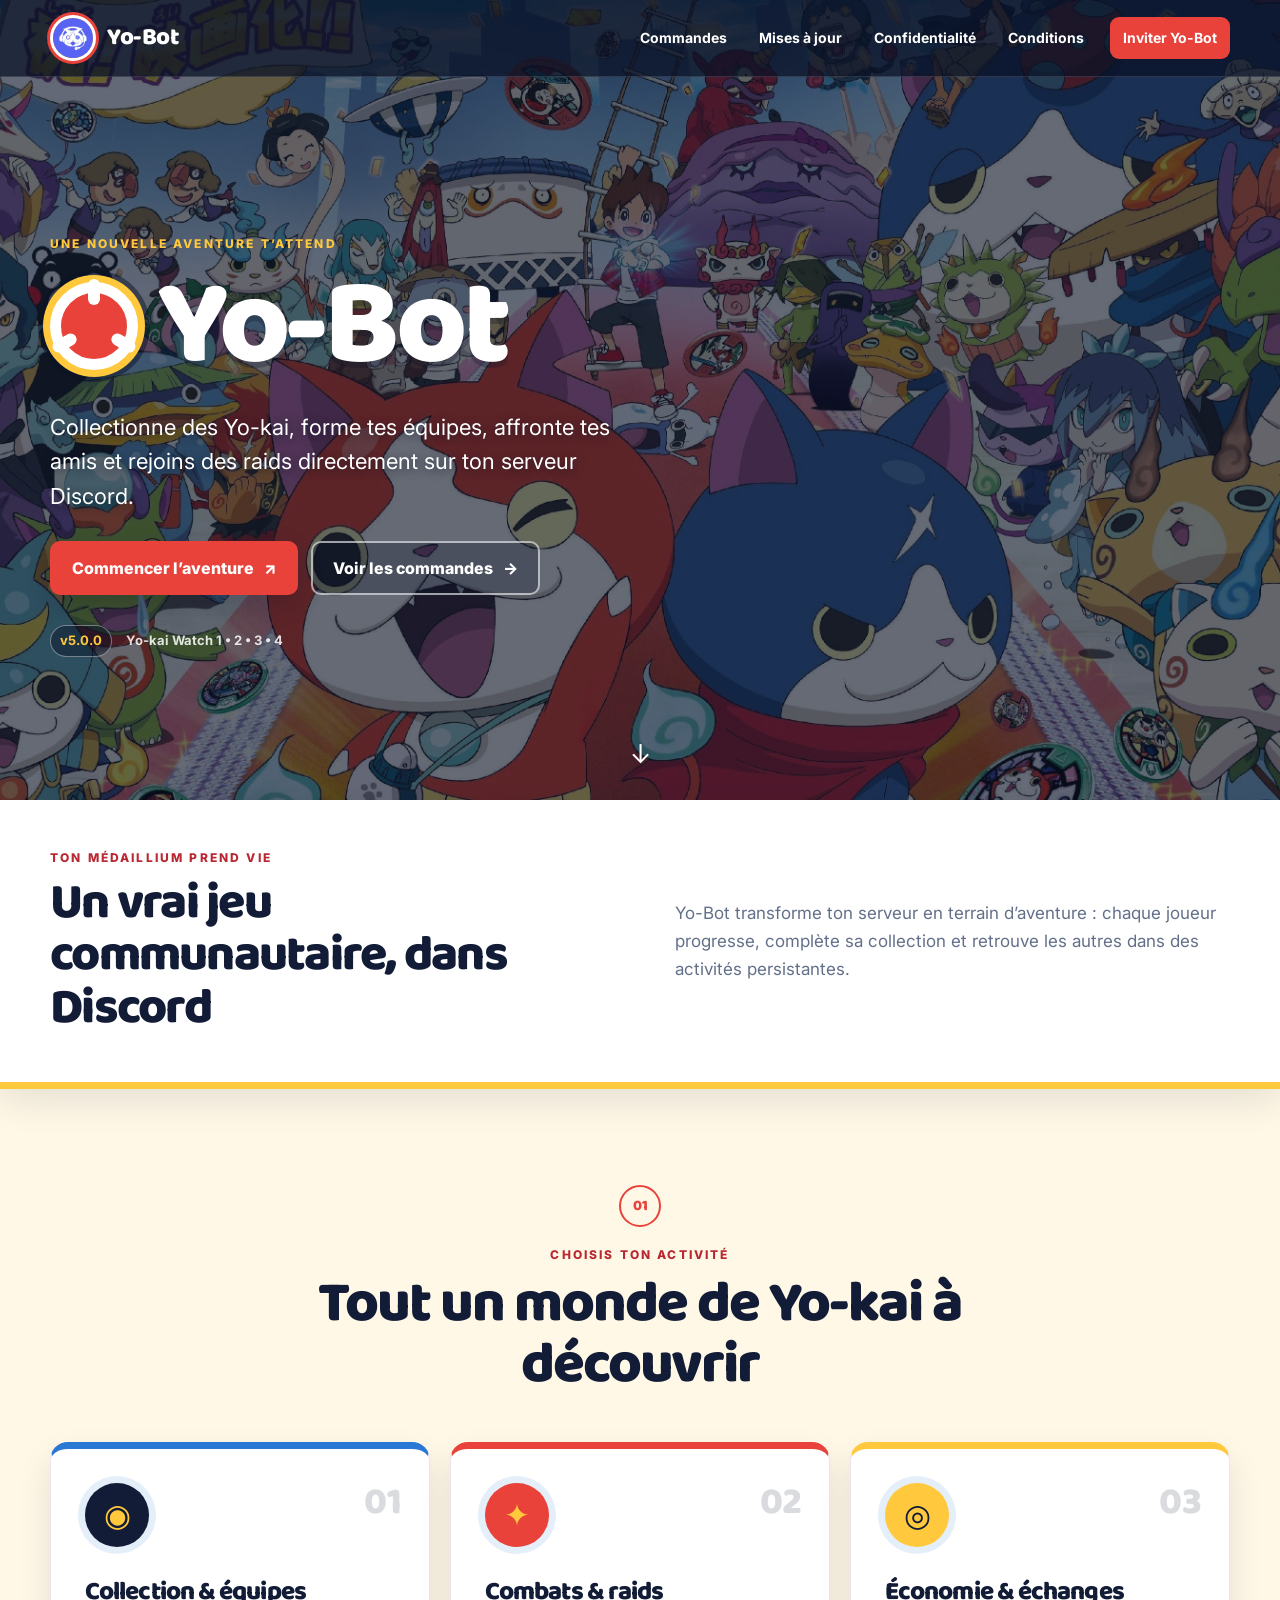
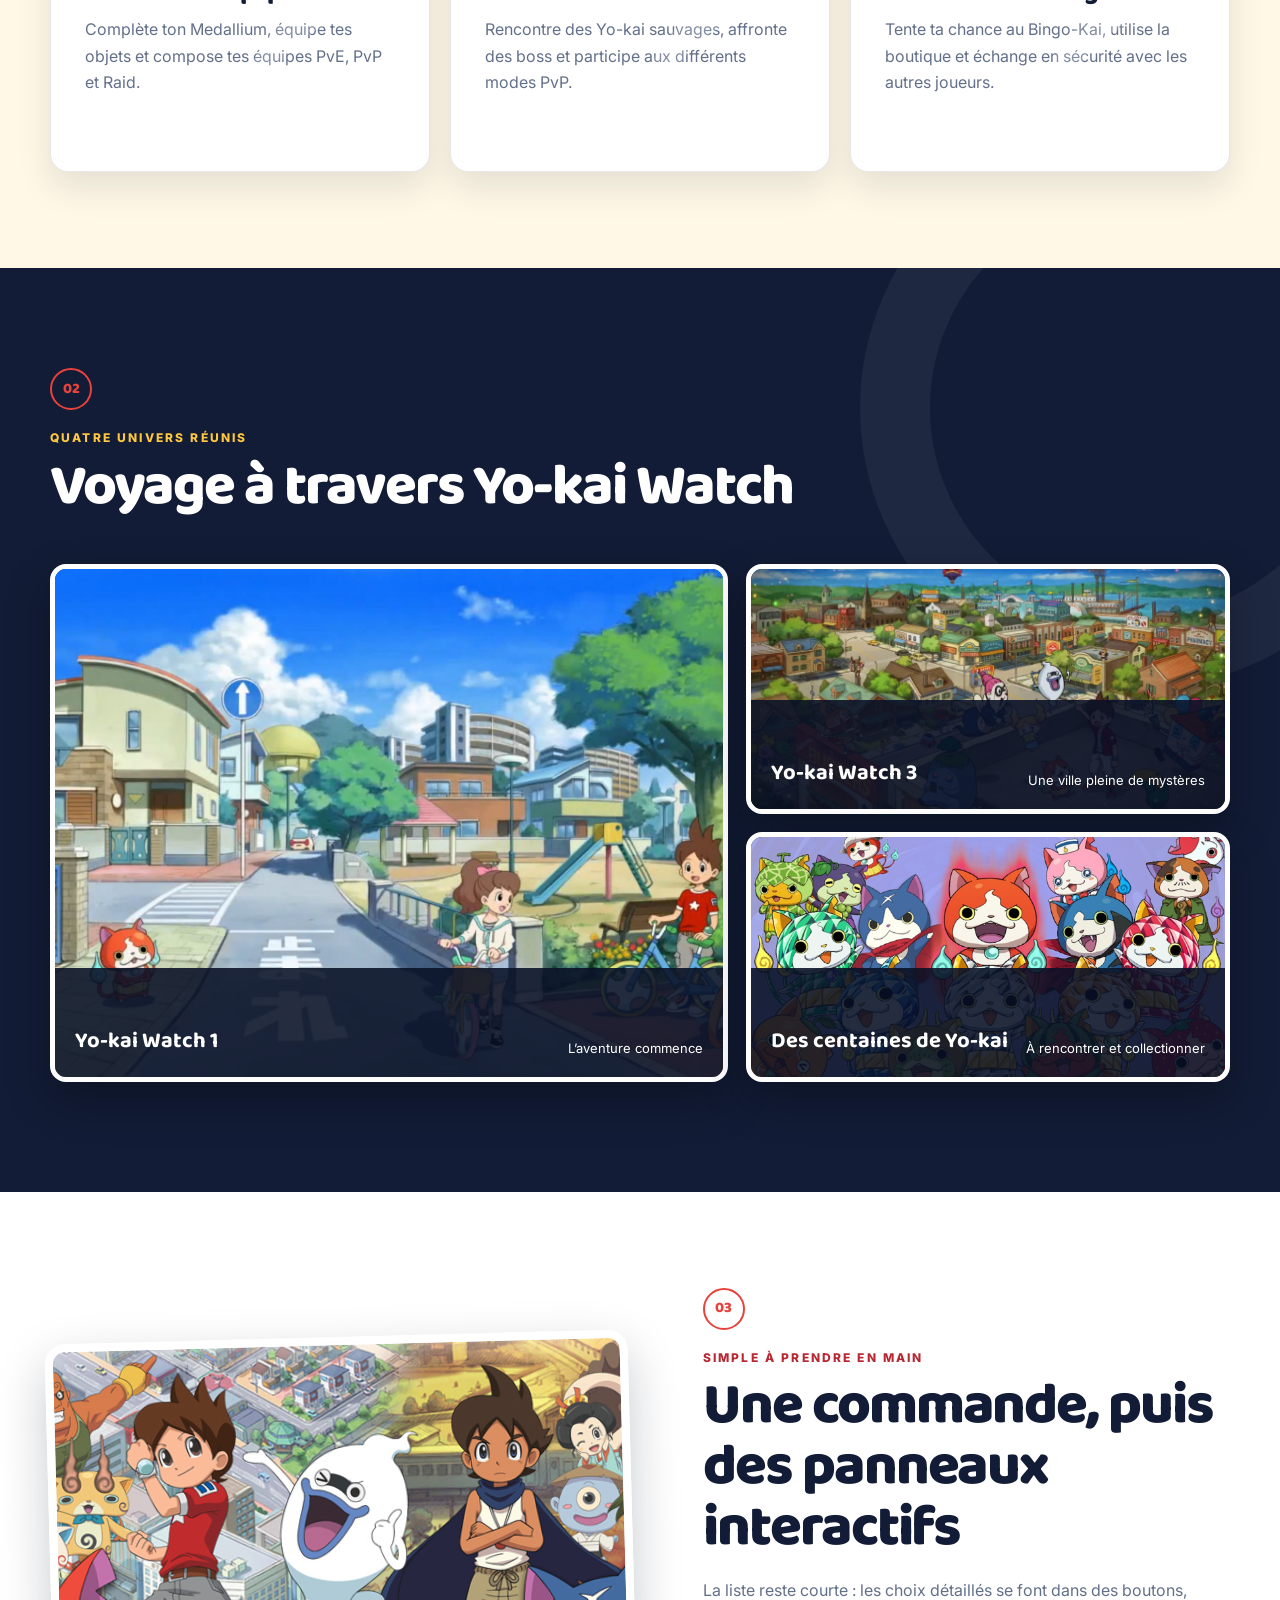
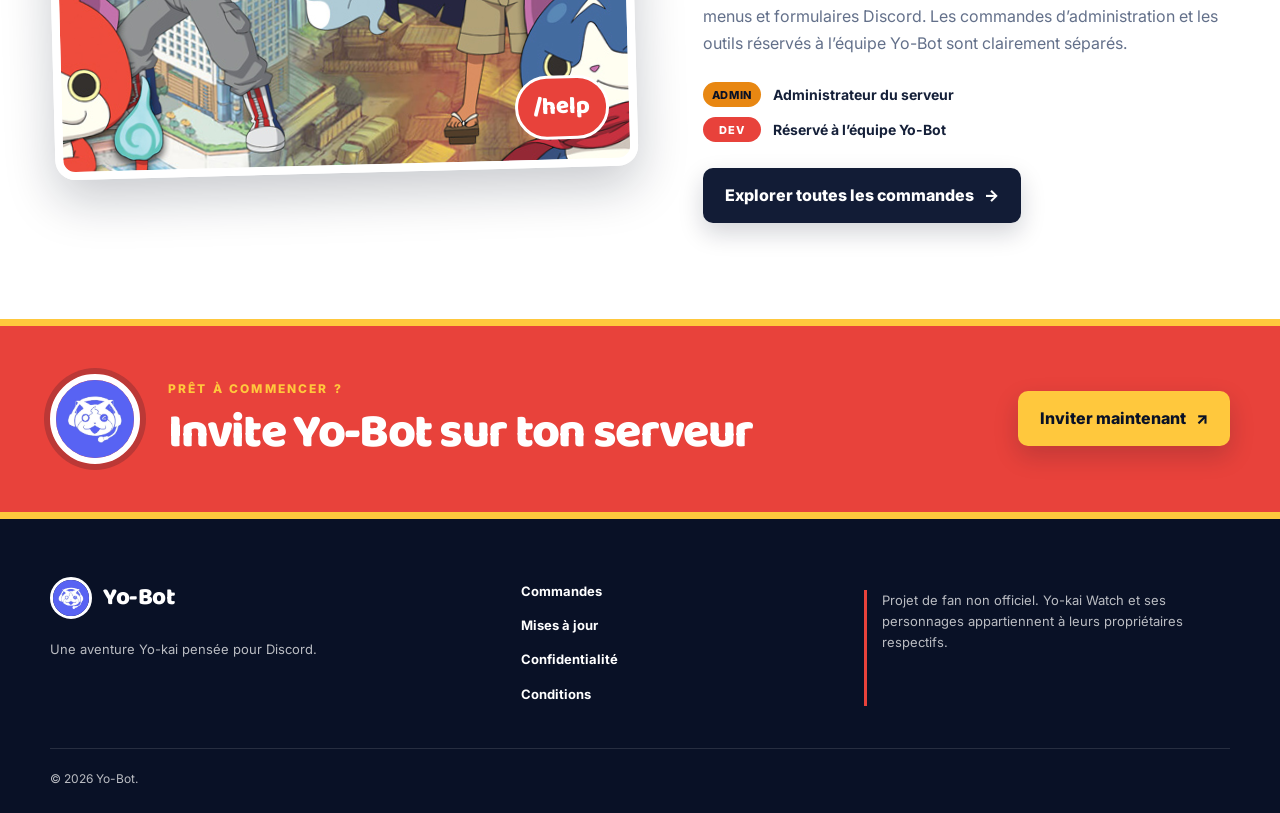
<file: index.html>
<!DOCTYPE html>
<html lang="fr">
<head>
  <meta charset="UTF-8">
  <meta name="viewport" content="width=device-width, initial-scale=1">
  <meta name="description" content="Yo-Bot, une aventure Yo-kai complète sur Discord : collection, combats, raids, Bingo-Kai et économie.">
  <meta property="og:type" content="website">
  <meta property="og:title" content="Yo-Bot">
  <meta property="og:description" content="Collectionne, combats et pars en raid avec tes amis sur Discord.">
  <meta property="og:url" content="https://mattheube.github.io/Yo-Bot/">
  <meta property="og:image" content="https://mattheube.github.io/Yo-Bot/assets/og.png">
  <meta name="twitter:card" content="summary_large_image">
  <title>Yo-Bot | L’aventure Yo-kai sur Discord</title>
  <link rel="preconnect" href="https://fonts.googleapis.com">
  <link rel="preconnect" href="https://fonts.gstatic.com" crossorigin>
  <link href="https://fonts.googleapis.com/css2?family=Baloo+2:wght@600;700;800&amp;family=Inter:wght@400;600;700;800&amp;display=swap" rel="stylesheet">
  <link rel="stylesheet" href="style.css">
  <script src="site.js" defer></script>
</head>
<body class="home-page">
  <a class="skip-link" href="#contenu">Aller au contenu</a>
  <header class="site-header site-header-overlay">
    <nav class="nav-shell" aria-label="Navigation principale">
      <a class="brand" href="index.html" aria-current="page">
        <span class="brand-watch"><img src="assets/yo-bot-avatar.png" alt=""></span>
        <span>Yo-Bot</span>
      </a>
      <button class="nav-toggle" type="button" aria-expanded="false" aria-controls="main-nav">Menu</button>
      <ul class="nav-links" id="main-nav">
        <li><a href="commands.html" data-fr="Commandes" data-en="Commands">Commandes</a></li>
        <li><a href="changelog.html" data-fr="Mises à jour" data-en="Updates">Mises à jour</a></li>
        <li><a href="privacy.html" data-fr="Confidentialité" data-en="Privacy">Confidentialité</a></li>
        <li><a href="terms.html" data-fr="Conditions" data-en="Terms">Conditions</a></li>
        <li><a class="invite-link" href="https://discord.com/oauth2/authorize?client_id=1416433735645265970&amp;scope=bot%20applications.commands&amp;permissions=277025770560" target="_blank" rel="noopener" data-fr="Inviter Yo-Bot" data-en="Invite Yo-Bot">Inviter Yo-Bot</a></li>
      </ul>
    </nav>
  </header>

  <main id="contenu">
    <section class="hero-yokai" aria-labelledby="hero-title">
      <div class="hero-shade"></div>
      <div class="hero-inner shell">
        <div class="hero-copy-card">
          <p class="eyebrow light" data-fr="Une nouvelle aventure t’attend" data-en="A new adventure awaits">Une nouvelle aventure t’attend</p>
          <div class="hero-title-lockup">
            <span class="watch-orbit" aria-hidden="true"><span></span></span>
            <h1 id="hero-title">Yo-Bot</h1>
          </div>
          <p class="hero-lead" data-fr="Collectionne des Yo-kai, forme tes équipes, affronte tes amis et rejoins des raids directement sur ton serveur Discord." data-en="Collect Yo-kai, build your teams, challenge your friends and join raids directly on your Discord server.">Collectionne des Yo-kai, forme tes équipes, affronte tes amis et rejoins des raids directement sur ton serveur Discord.</p>
          <div class="hero-actions">
            <a class="button button-primary" href="https://discord.com/oauth2/authorize?client_id=1416433735645265970&amp;scope=bot%20applications.commands&amp;permissions=277025770560" target="_blank" rel="noopener"><span data-fr="Commencer l’aventure" data-en="Start the adventure">Commencer l’aventure</span> <span aria-hidden="true">↗</span></a>
            <a class="button button-ghost-light" href="commands.html"><span data-fr="Voir les commandes" data-en="Browse commands">Voir les commandes</span> <span aria-hidden="true">→</span></a>
          </div>
          <div class="hero-meta">
            <span class="version-badge">v5.0.0</span>
            <span data-fr="Yo-kai Watch 1 • 2 • 3 • 4" data-en="Yo-kai Watch 1 • 2 • 3 • 4">Yo-kai Watch 1 • 2 • 3 • 4</span>
          </div>
        </div>
      </div>
      <div class="hero-scroll" aria-hidden="true">↓</div>
    </section>

    <section class="intro-strip">
      <div class="shell intro-grid">
        <div>
          <p class="eyebrow" data-fr="Ton médaillium prend vie" data-en="Your Medallium comes alive">Ton médaillium prend vie</p>
          <h2 data-fr="Un vrai jeu communautaire, dans Discord" data-en="A complete community game, inside Discord">Un vrai jeu communautaire, dans Discord</h2>
        </div>
        <p data-fr="Yo-Bot transforme ton serveur en terrain d’aventure : chaque joueur progresse, complète sa collection et retrouve les autres dans des activités persistantes." data-en="Yo-Bot turns your server into an adventure hub where every player grows, completes a collection and joins persistent activities.">Yo-Bot transforme ton serveur en terrain d’aventure : chaque joueur progresse, complète sa collection et retrouve les autres dans des activités persistantes.</p>
      </div>
    </section>

    <section class="section adventure-section" aria-labelledby="adventure-title">
      <div class="shell">
        <header class="section-heading centered">
          <span class="section-kicker">01</span>
          <p class="eyebrow" data-fr="Choisis ton activité" data-en="Choose your activity">Choisis ton activité</p>
          <h2 id="adventure-title" data-fr="Tout un monde de Yo-kai à découvrir" data-en="A whole world of Yo-kai to discover">Tout un monde de Yo-kai à découvrir</h2>
        </header>
        <div class="feature-grid yokai-features">
          <article class="feature feature-collection">
            <div class="feature-icon" aria-hidden="true">◉</div>
            <p class="feature-number">01</p>
            <h3 data-fr="Collection & équipes" data-en="Collection & teams">Collection & équipes</h3>
            <p data-fr="Complète ton Medallium, équipe tes objets et compose tes équipes PvE, PvP et Raid." data-en="Complete your Medallium, equip items and build PvE, PvP and Raid teams.">Complète ton Medallium, équipe tes objets et compose tes équipes PvE, PvP et Raid.</p>
          </article>
          <article class="feature feature-battle">
            <div class="feature-icon" aria-hidden="true">✦</div>
            <p class="feature-number">02</p>
            <h3 data-fr="Combats & raids" data-en="Battles & raids">Combats & raids</h3>
            <p data-fr="Rencontre des Yo-kai sauvages, affronte des boss et participe aux différents modes PvP." data-en="Meet wild Yo-kai, challenge bosses and join several PvP modes.">Rencontre des Yo-kai sauvages, affronte des boss et participe aux différents modes PvP.</p>
          </article>
          <article class="feature feature-economy">
            <div class="feature-icon" aria-hidden="true">◎</div>
            <p class="feature-number">03</p>
            <h3 data-fr="Économie & échanges" data-en="Economy & trading">Économie & échanges</h3>
            <p data-fr="Tente ta chance au Bingo-Kai, utilise la boutique et échange en sécurité avec les autres joueurs." data-en="Try your luck at the Crank-kai, use the shop and trade safely with other players.">Tente ta chance au Bingo-Kai, utilise la boutique et échange en sécurité avec les autres joueurs.</p>
          </article>
        </div>
      </div>
    </section>

    <section class="worlds-section" aria-labelledby="worlds-title">
      <div class="shell">
        <header class="section-heading section-heading-light">
          <span class="section-kicker">02</span>
          <p class="eyebrow light" data-fr="Quatre univers réunis" data-en="Four worlds together">Quatre univers réunis</p>
          <h2 id="worlds-title" data-fr="Voyage à travers Yo-kai Watch" data-en="Travel across Yo-kai Watch">Voyage à travers Yo-kai Watch</h2>
        </header>
        <div class="world-gallery">
          <figure class="world-card world-card-wide">
            <img src="assets/yw1-world.jpg" alt="Décor urbain de Yo-kai Watch avec Jibanyan et Whisper">
            <figcaption><strong>Yo-kai Watch 1</strong><span data-fr="L’aventure commence" data-en="Where it all begins">L’aventure commence</span></figcaption>
          </figure>
          <figure class="world-card">
            <img src="assets/yw3-world.jpg" alt="Ville colorée de Yo-kai Watch 3">
            <figcaption><strong>Yo-kai Watch 3</strong><span data-fr="Une ville pleine de mystères" data-en="A city full of mysteries">Une ville pleine de mystères</span></figcaption>
          </figure>
          <figure class="world-card">
            <img src="assets/nyan-gallery.jpg" alt="Nombreuses variantes de Jibanyan">
            <figcaption><strong data-fr="Des centaines de Yo-kai" data-en="Hundreds of Yo-kai">Des centaines de Yo-kai</strong><span data-fr="À rencontrer et collectionner" data-en="Meet and collect them">À rencontrer et collectionner</span></figcaption>
          </figure>
        </div>
      </div>
    </section>

    <section class="section command-teaser" aria-labelledby="command-title">
      <div class="shell command-teaser-grid">
        <div class="command-art">
          <img src="assets/yw2-banner.jpg" alt="Héros et Yo-kai de plusieurs époques">
          <span class="command-art-stamp">/help</span>
        </div>
        <div>
          <span class="section-kicker">03</span>
          <p class="eyebrow" data-fr="Simple à prendre en main" data-en="Easy to get started">Simple à prendre en main</p>
          <h2 id="command-title" data-fr="Une commande, puis des panneaux interactifs" data-en="One command, then interactive panels">Une commande, puis des panneaux interactifs</h2>
          <p data-fr="La liste reste courte : les choix détaillés se font dans des boutons, menus et formulaires Discord. Les commandes d’administration et les outils réservés à l’équipe Yo-Bot sont clairement séparés." data-en="The list stays short: detailed choices use Discord buttons, menus and forms. Administration commands and tools reserved for the Yo-Bot team are clearly separated.">La liste reste courte : les choix détaillés se font dans des boutons, menus et formulaires Discord. Les commandes d’administration et les outils réservés à l’équipe Yo-Bot sont clairement séparés.</p>
          <div class="tag-legend">
            <span class="tag tag-admin">Admin</span><span data-fr="Administrateur du serveur" data-en="Server administrator">Administrateur du serveur</span>
            <span class="tag tag-dev">Dev</span><span data-fr="Réservé à l’équipe Yo-Bot" data-en="Reserved for the Yo-Bot team">Réservé à l’équipe Yo-Bot</span>
          </div>
          <a class="button button-dark" href="commands.html"><span data-fr="Explorer toutes les commandes" data-en="Explore every command">Explorer toutes les commandes</span> <span aria-hidden="true">→</span></a>
        </div>
      </div>
    </section>

    <section class="cta-yokai">
      <div class="shell cta-inner">
        <img src="assets/yo-bot-avatar.png" alt="" class="cta-avatar">
        <div>
          <p class="eyebrow light" data-fr="Prêt à commencer ?" data-en="Ready to begin?">Prêt à commencer ?</p>
          <h2 data-fr="Invite Yo-Bot sur ton serveur" data-en="Invite Yo-Bot to your server">Invite Yo-Bot sur ton serveur</h2>
        </div>
        <a class="button button-gold" href="https://discord.com/oauth2/authorize?client_id=1416433735645265970&amp;scope=bot%20applications.commands&amp;permissions=277025770560" target="_blank" rel="noopener"><span data-fr="Inviter maintenant" data-en="Invite now">Inviter maintenant</span> ↗</a>
      </div>
    </section>
  </main>

  <footer class="site-footer">
    <div class="shell">
      <div class="footer-grid">
        <div><div class="footer-brand"><img src="assets/yo-bot-avatar.png" alt=""> Yo-Bot</div><p data-fr="Une aventure Yo-kai pensée pour Discord." data-en="A Yo-kai adventure made for Discord.">Une aventure Yo-kai pensée pour Discord.</p></div>
        <ul class="footer-links"><li><a href="commands.html" data-fr="Commandes" data-en="Commands">Commandes</a></li><li><a href="changelog.html" data-fr="Mises à jour" data-en="Updates">Mises à jour</a></li><li><a href="privacy.html" data-fr="Confidentialité" data-en="Privacy">Confidentialité</a></li><li><a href="terms.html" data-fr="Conditions" data-en="Terms">Conditions</a></li></ul>
        <p class="disclaimer" data-fr="Projet de fan non officiel. Yo-kai Watch et ses personnages appartiennent à leurs propriétaires respectifs." data-en="Unofficial fan project. Yo-kai Watch and its characters belong to their respective owners.">Projet de fan non officiel. Yo-kai Watch et ses personnages appartiennent à leurs propriétaires respectifs.</p>
      </div>
      <div class="copyright">© 2026 Yo-Bot.</div>
    </div>
  </footer>
</body>
</html>
</file>
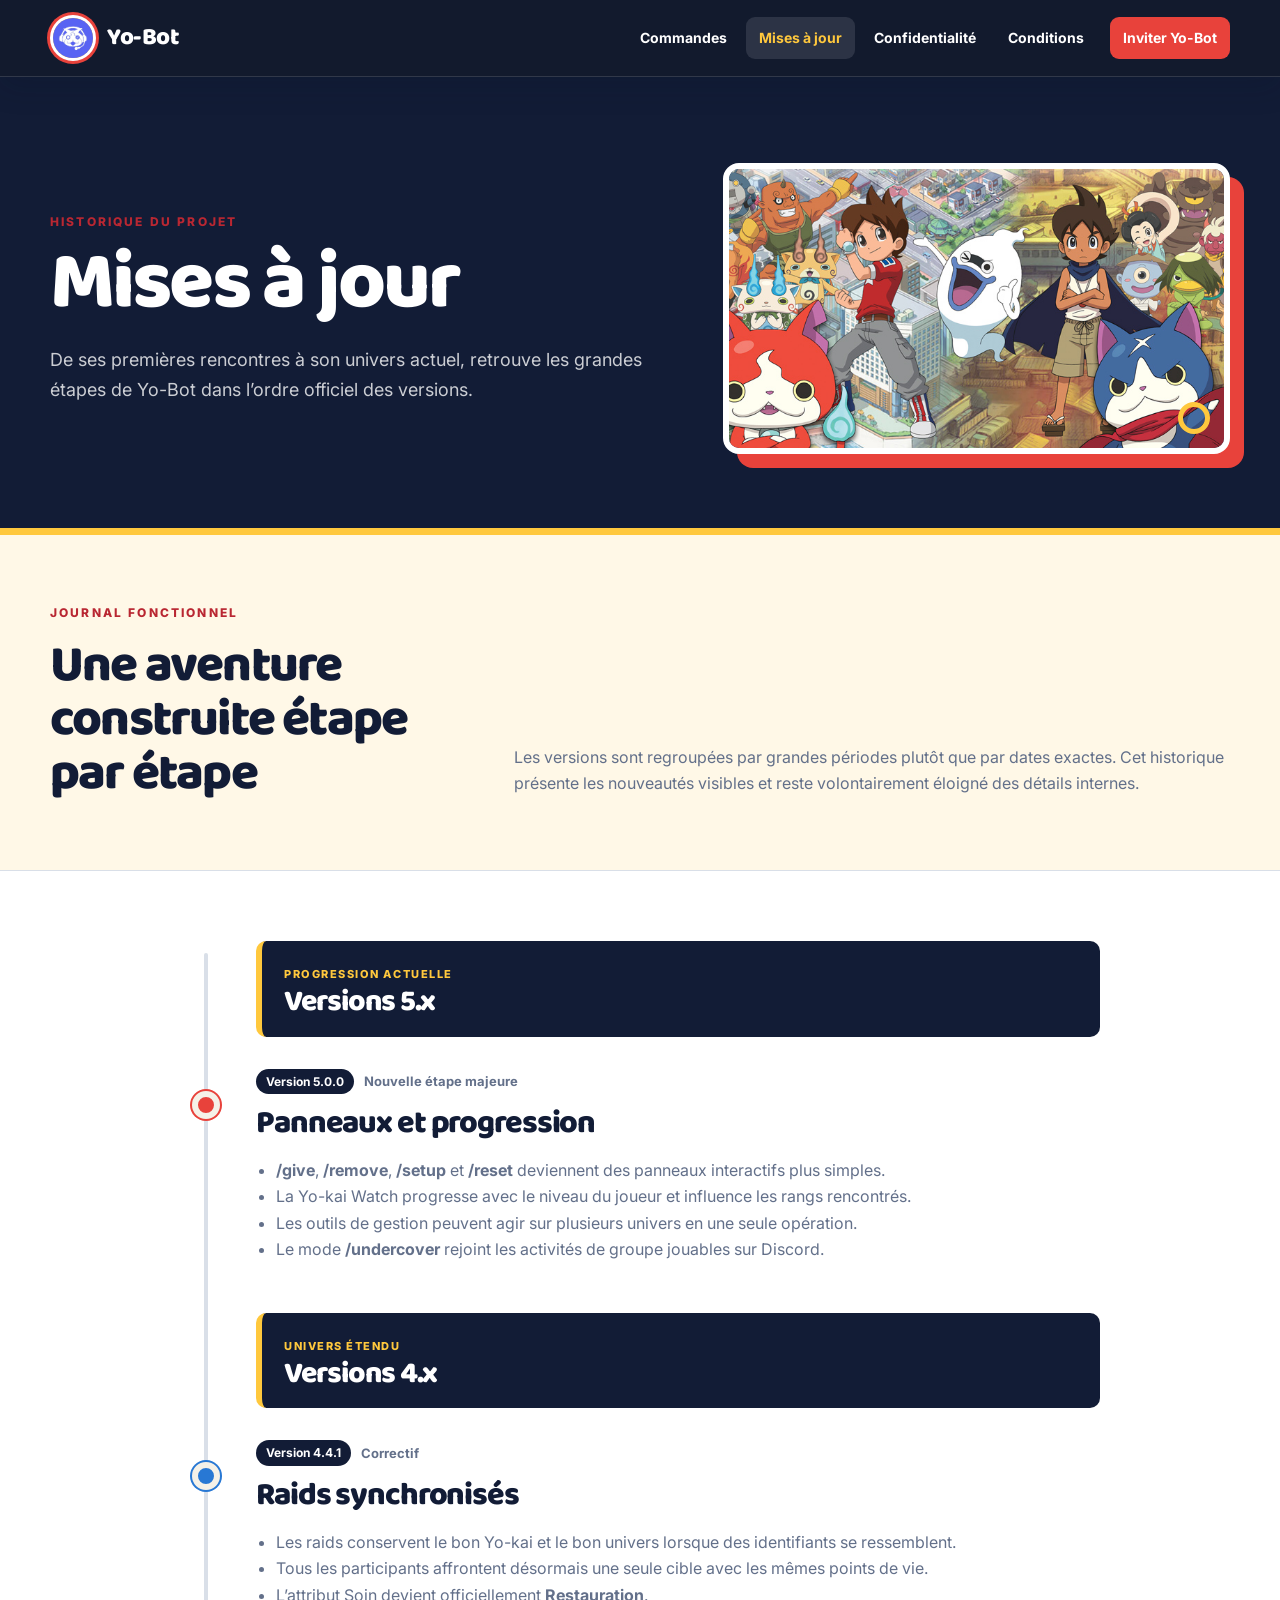
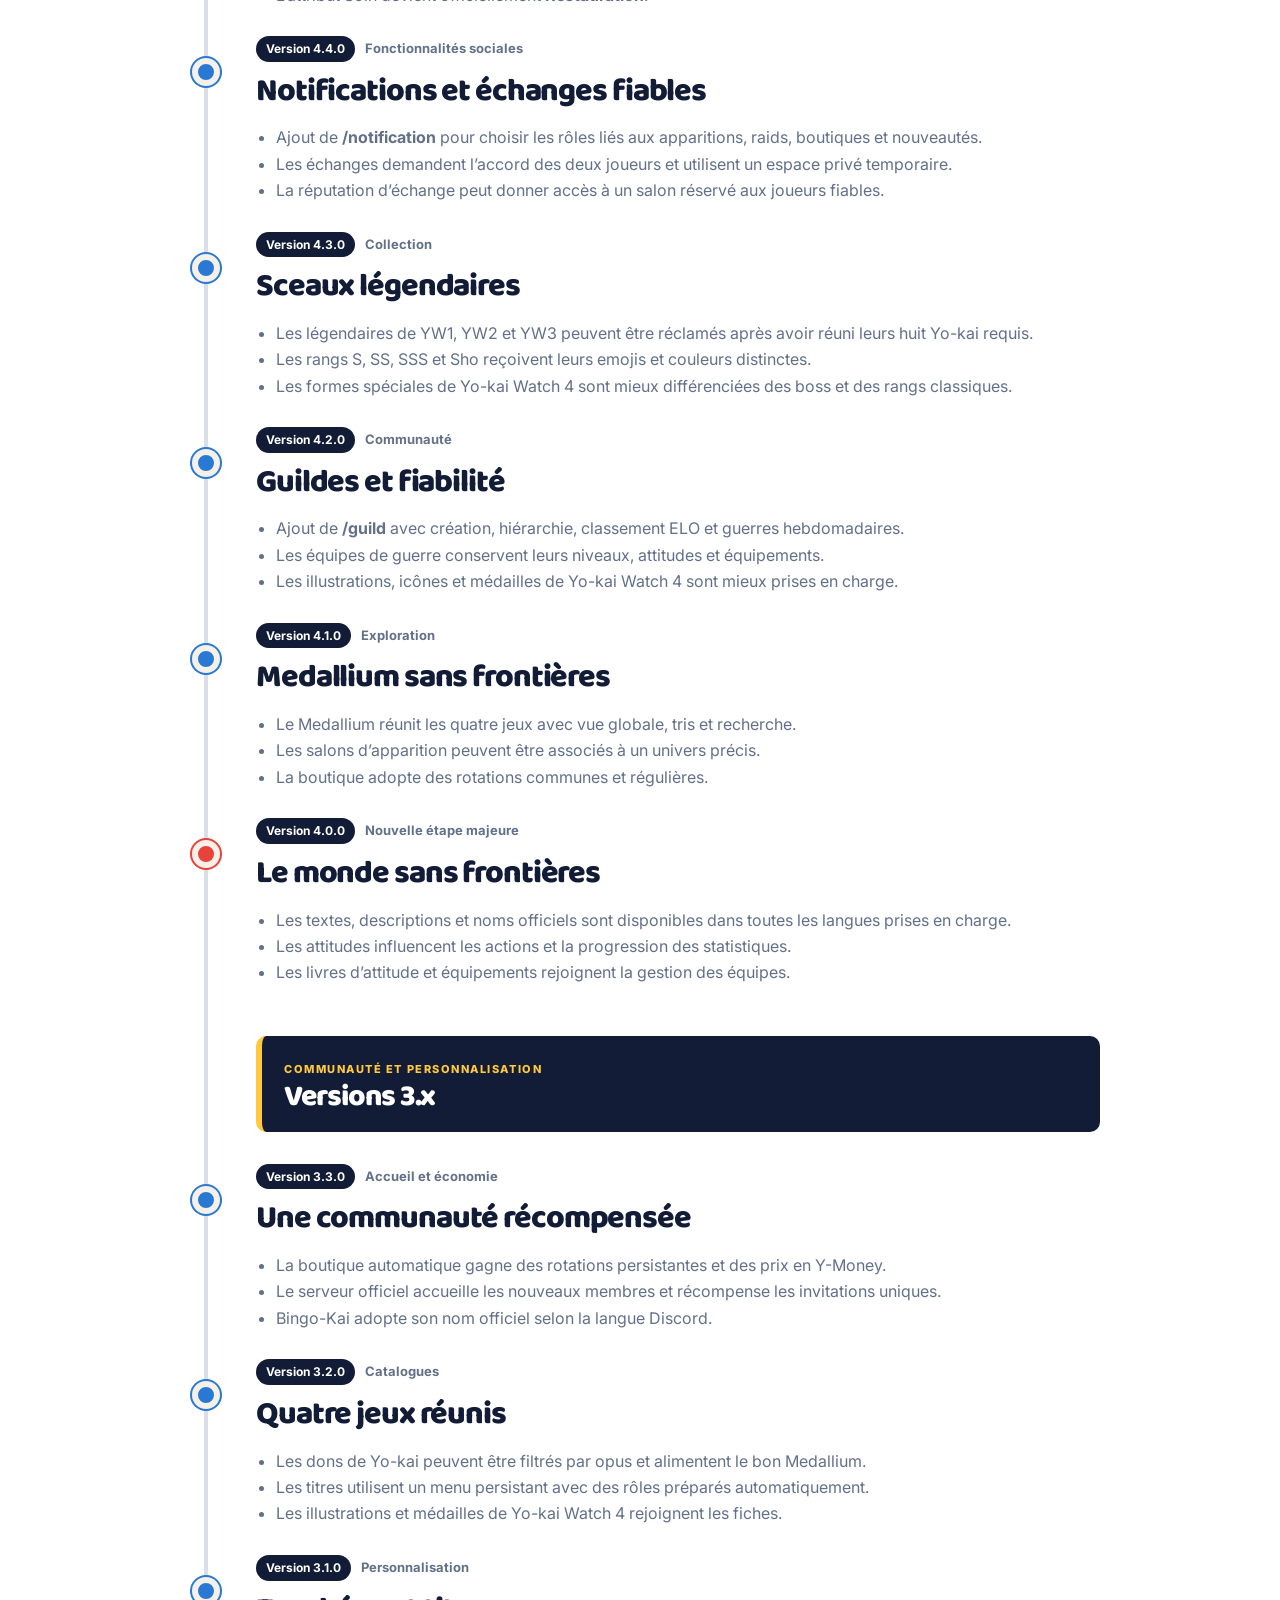
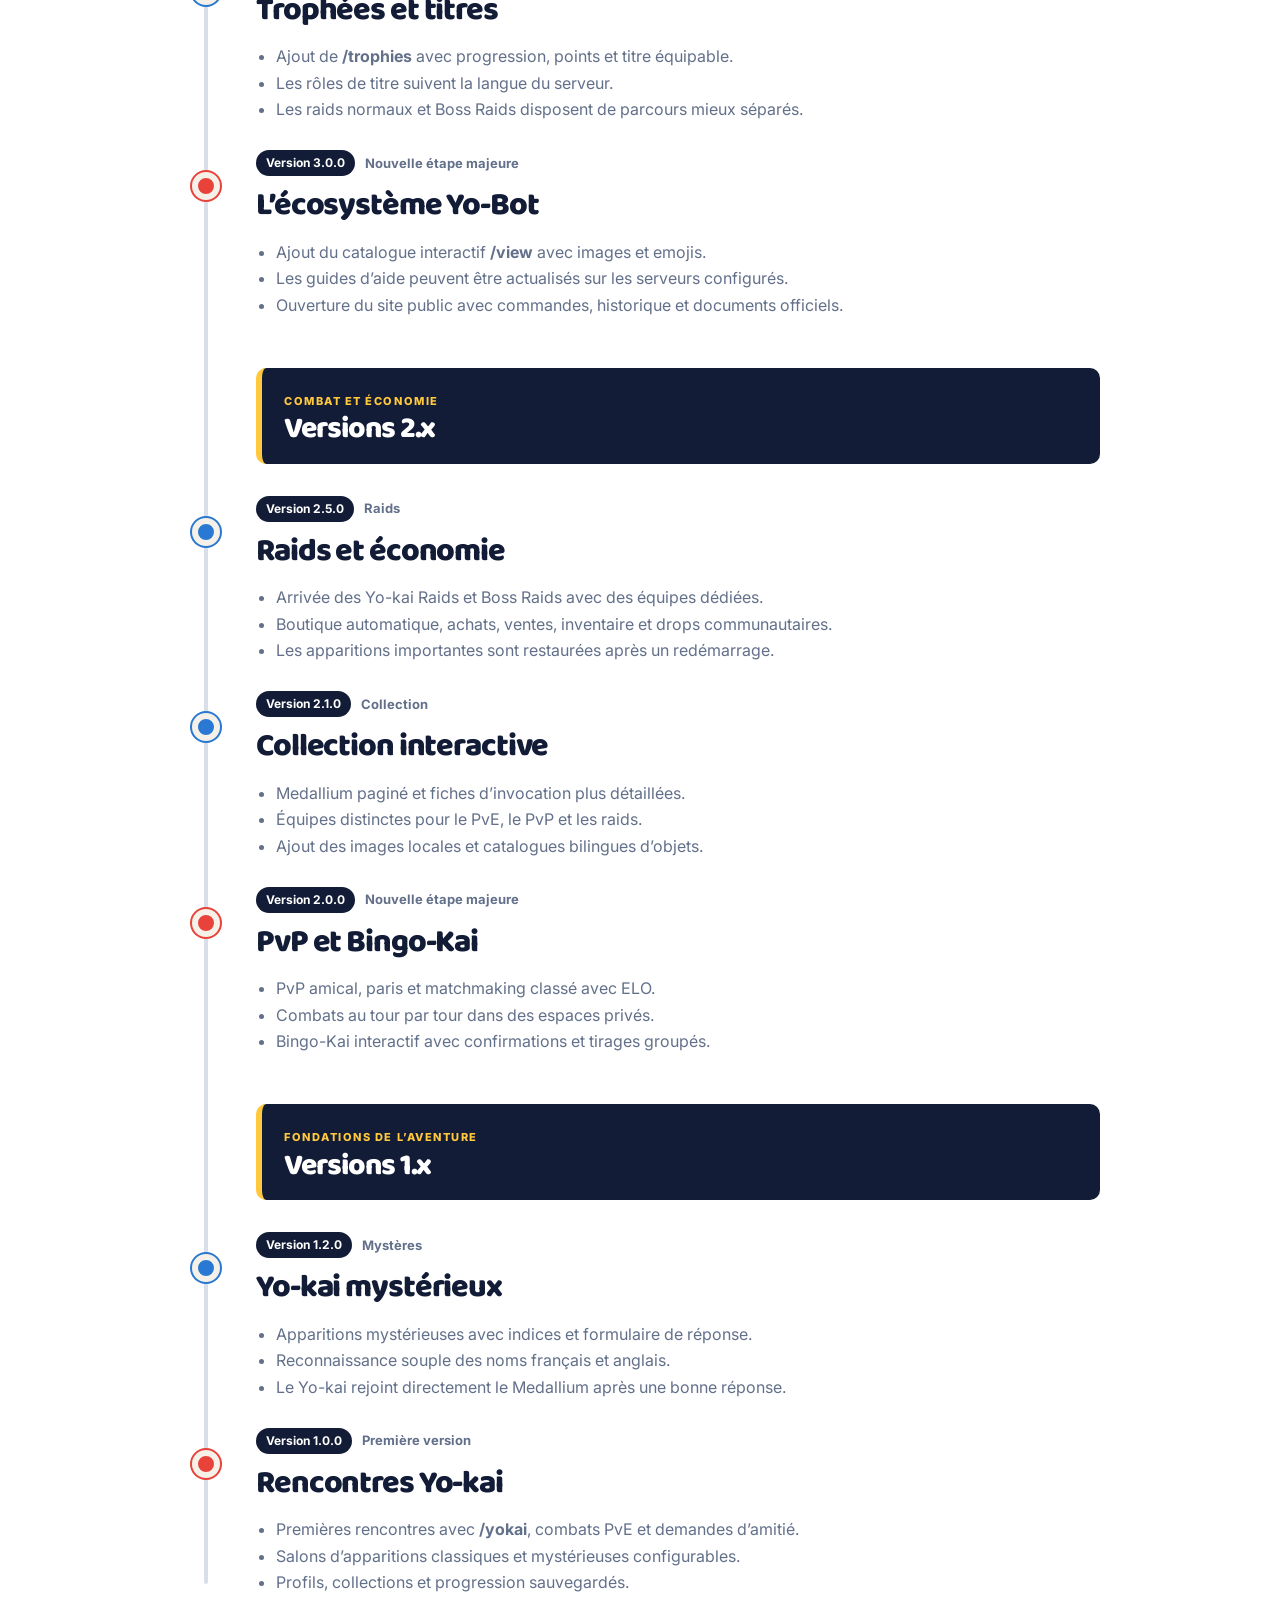
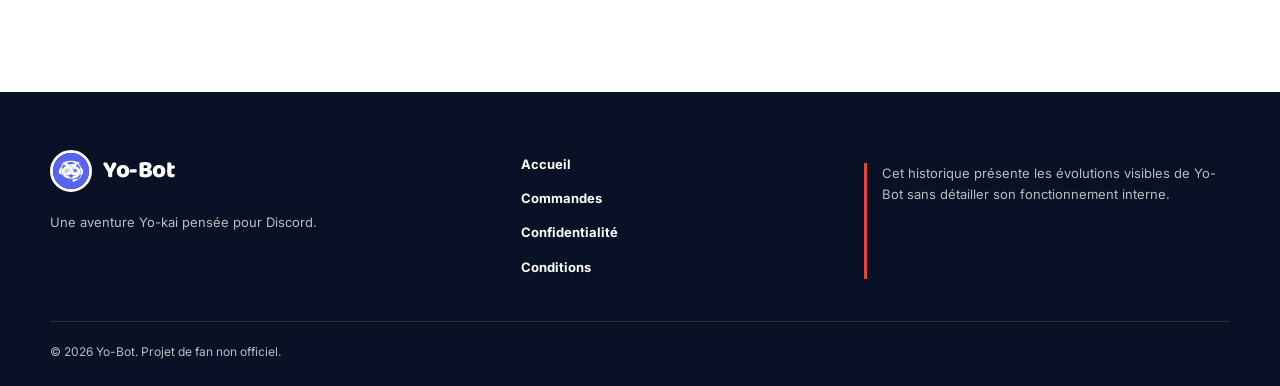
<file: changelog.html>
<!DOCTYPE html>
<html lang="fr">
<head>
  <meta charset="UTF-8">
  <meta name="viewport" content="width=device-width, initial-scale=1">
  <meta name="description" content="Historique complet des versions et principales nouveautés de Yo-Bot.">
  <title>Mises à jour | Yo-Bot</title>
  <link rel="preconnect" href="https://fonts.googleapis.com">
  <link rel="preconnect" href="https://fonts.gstatic.com" crossorigin>
  <link href="https://fonts.googleapis.com/css2?family=Baloo+2:wght@600;700;800&amp;family=Inter:wght@400;600;700;800&amp;display=swap" rel="stylesheet">
  <link rel="stylesheet" href="style.css">
  <script src="site.js" defer></script>
</head>
<body>
  <a class="skip-link" href="#contenu">Aller au contenu</a>
  <header class="site-header">
    <nav class="nav-shell" aria-label="Navigation principale">
      <a class="brand" href="index.html"><span class="brand-watch"><img src="assets/yo-bot-avatar.png" alt=""></span><span>Yo-Bot</span></a>
      <button class="nav-toggle" type="button" aria-expanded="false" aria-controls="main-nav">Menu</button>
      <ul class="nav-links" id="main-nav">
        <li><a href="commands.html">Commandes</a></li>
        <li><a href="changelog.html" aria-current="page">Mises à jour</a></li>
        <li><a href="privacy.html">Confidentialité</a></li>
        <li><a href="terms.html">Conditions</a></li>
        <li><a class="invite-link" href="https://discord.com/oauth2/authorize?client_id=1416433735645265970&amp;scope=bot%20applications.commands&amp;permissions=277025770560" target="_blank" rel="noopener">Inviter Yo-Bot</a></li>
      </ul>
    </nav>
  </header>

  <main id="contenu">
    <header class="page-hero">
      <div class="shell page-hero-grid">
        <div>
          <p class="eyebrow">Historique du projet</p>
          <h1>Mises à jour</h1>
          <p>De ses premières rencontres à son univers actuel, retrouve les grandes étapes de Yo-Bot dans l’ordre officiel des versions.</p>
        </div>
        <figure class="page-hero-art">
          <img src="assets/yw2-banner.jpg" alt="Héros et Yo-kai réunis à travers plusieurs époques">
        </figure>
      </div>
    </header>

    <section class="section changelog-intro">
      <div class="shell">
        <div class="history-note">
          <p class="eyebrow">Journal fonctionnel</p>
          <h2>Une aventure construite étape par étape</h2>
          <p>Les versions sont regroupées par grandes périodes plutôt que par dates exactes. Cet historique présente les nouveautés visibles et reste volontairement éloigné des détails internes.</p>
        </div>
      </div>
    </section>

    <section class="section changelog-section">
      <div class="shell timeline">
        <div class="timeline-era">
          <span>Progression actuelle</span>
          <h2>Versions 5.x</h2>
        </div>

        <article class="release release-major">
          <span class="release-dot" aria-hidden="true"></span>
          <div class="release-meta"><span class="release-version">Version 5.0.0</span><span>Nouvelle étape majeure</span></div>
          <h2>Panneaux et progression</h2>
          <ul class="clean-list">
            <li><strong>/give</strong>, <strong>/remove</strong>, <strong>/setup</strong> et <strong>/reset</strong> deviennent des panneaux interactifs plus simples.</li>
            <li>La Yo-kai Watch progresse avec le niveau du joueur et influence les rangs rencontrés.</li>
            <li>Les outils de gestion peuvent agir sur plusieurs univers en une seule opération.</li>
            <li>Le mode <strong>/undercover</strong> rejoint les activités de groupe jouables sur Discord.</li>
          </ul>
        </article>

        <div class="timeline-era">
          <span>Univers étendu</span>
          <h2>Versions 4.x</h2>
        </div>

        <article class="release">
          <span class="release-dot" aria-hidden="true"></span>
          <div class="release-meta"><span class="release-version">Version 4.4.1</span><span>Correctif</span></div>
          <h2>Raids synchronisés</h2>
          <ul class="clean-list">
            <li>Les raids conservent le bon Yo-kai et le bon univers lorsque des identifiants se ressemblent.</li>
            <li>Tous les participants affrontent désormais une seule cible avec les mêmes points de vie.</li>
            <li>L’attribut Soin devient officiellement <strong>Restauration</strong>.</li>
          </ul>
        </article>

        <article class="release">
          <span class="release-dot" aria-hidden="true"></span>
          <div class="release-meta"><span class="release-version">Version 4.4.0</span><span>Fonctionnalités sociales</span></div>
          <h2>Notifications et échanges fiables</h2>
          <ul class="clean-list">
            <li>Ajout de <strong>/notification</strong> pour choisir les rôles liés aux apparitions, raids, boutiques et nouveautés.</li>
            <li>Les échanges demandent l’accord des deux joueurs et utilisent un espace privé temporaire.</li>
            <li>La réputation d’échange peut donner accès à un salon réservé aux joueurs fiables.</li>
          </ul>
        </article>

        <article class="release">
          <span class="release-dot" aria-hidden="true"></span>
          <div class="release-meta"><span class="release-version">Version 4.3.0</span><span>Collection</span></div>
          <h2>Sceaux légendaires</h2>
          <ul class="clean-list">
            <li>Les légendaires de YW1, YW2 et YW3 peuvent être réclamés après avoir réuni leurs huit Yo-kai requis.</li>
            <li>Les rangs S, SS, SSS et Sho reçoivent leurs emojis et couleurs distinctes.</li>
            <li>Les formes spéciales de Yo-kai Watch 4 sont mieux différenciées des boss et des rangs classiques.</li>
          </ul>
        </article>

        <article class="release">
          <span class="release-dot" aria-hidden="true"></span>
          <div class="release-meta"><span class="release-version">Version 4.2.0</span><span>Communauté</span></div>
          <h2>Guildes et fiabilité</h2>
          <ul class="clean-list">
            <li>Ajout de <strong>/guild</strong> avec création, hiérarchie, classement ELO et guerres hebdomadaires.</li>
            <li>Les équipes de guerre conservent leurs niveaux, attitudes et équipements.</li>
            <li>Les illustrations, icônes et médailles de Yo-kai Watch 4 sont mieux prises en charge.</li>
          </ul>
        </article>

        <article class="release">
          <span class="release-dot" aria-hidden="true"></span>
          <div class="release-meta"><span class="release-version">Version 4.1.0</span><span>Exploration</span></div>
          <h2>Medallium sans frontières</h2>
          <ul class="clean-list">
            <li>Le Medallium réunit les quatre jeux avec vue globale, tris et recherche.</li>
            <li>Les salons d’apparition peuvent être associés à un univers précis.</li>
            <li>La boutique adopte des rotations communes et régulières.</li>
          </ul>
        </article>

        <article class="release release-major">
          <span class="release-dot" aria-hidden="true"></span>
          <div class="release-meta"><span class="release-version">Version 4.0.0</span><span>Nouvelle étape majeure</span></div>
          <h2>Le monde sans frontières</h2>
          <ul class="clean-list">
            <li>Les textes, descriptions et noms officiels sont disponibles dans toutes les langues prises en charge.</li>
            <li>Les attitudes influencent les actions et la progression des statistiques.</li>
            <li>Les livres d’attitude et équipements rejoignent la gestion des équipes.</li>
          </ul>
        </article>

        <div class="timeline-era">
          <span>Communauté et personnalisation</span>
          <h2>Versions 3.x</h2>
        </div>

        <article class="release">
          <span class="release-dot" aria-hidden="true"></span>
          <div class="release-meta"><span class="release-version">Version 3.3.0</span><span>Accueil et économie</span></div>
          <h2>Une communauté récompensée</h2>
          <ul class="clean-list">
            <li>La boutique automatique gagne des rotations persistantes et des prix en Y-Money.</li>
            <li>Le serveur officiel accueille les nouveaux membres et récompense les invitations uniques.</li>
            <li>Bingo-Kai adopte son nom officiel selon la langue Discord.</li>
          </ul>
        </article>

        <article class="release">
          <span class="release-dot" aria-hidden="true"></span>
          <div class="release-meta"><span class="release-version">Version 3.2.0</span><span>Catalogues</span></div>
          <h2>Quatre jeux réunis</h2>
          <ul class="clean-list">
            <li>Les dons de Yo-kai peuvent être filtrés par opus et alimentent le bon Medallium.</li>
            <li>Les titres utilisent un menu persistant avec des rôles préparés automatiquement.</li>
            <li>Les illustrations et médailles de Yo-kai Watch 4 rejoignent les fiches.</li>
          </ul>
        </article>

        <article class="release">
          <span class="release-dot" aria-hidden="true"></span>
          <div class="release-meta"><span class="release-version">Version 3.1.0</span><span>Personnalisation</span></div>
          <h2>Trophées et titres</h2>
          <ul class="clean-list">
            <li>Ajout de <strong>/trophies</strong> avec progression, points et titre équipable.</li>
            <li>Les rôles de titre suivent la langue du serveur.</li>
            <li>Les raids normaux et Boss Raids disposent de parcours mieux séparés.</li>
          </ul>
        </article>

        <article class="release release-major">
          <span class="release-dot" aria-hidden="true"></span>
          <div class="release-meta"><span class="release-version">Version 3.0.0</span><span>Nouvelle étape majeure</span></div>
          <h2>L’écosystème Yo-Bot</h2>
          <ul class="clean-list">
            <li>Ajout du catalogue interactif <strong>/view</strong> avec images et emojis.</li>
            <li>Les guides d’aide peuvent être actualisés sur les serveurs configurés.</li>
            <li>Ouverture du site public avec commandes, historique et documents officiels.</li>
          </ul>
        </article>

        <div class="timeline-era">
          <span>Combat et économie</span>
          <h2>Versions 2.x</h2>
        </div>

        <article class="release">
          <span class="release-dot" aria-hidden="true"></span>
          <div class="release-meta"><span class="release-version">Version 2.5.0</span><span>Raids</span></div>
          <h2>Raids et économie</h2>
          <ul class="clean-list">
            <li>Arrivée des Yo-kai Raids et Boss Raids avec des équipes dédiées.</li>
            <li>Boutique automatique, achats, ventes, inventaire et drops communautaires.</li>
            <li>Les apparitions importantes sont restaurées après un redémarrage.</li>
          </ul>
        </article>

        <article class="release">
          <span class="release-dot" aria-hidden="true"></span>
          <div class="release-meta"><span class="release-version">Version 2.1.0</span><span>Collection</span></div>
          <h2>Collection interactive</h2>
          <ul class="clean-list">
            <li>Medallium paginé et fiches d’invocation plus détaillées.</li>
            <li>Équipes distinctes pour le PvE, le PvP et les raids.</li>
            <li>Ajout des images locales et catalogues bilingues d’objets.</li>
          </ul>
        </article>

        <article class="release release-major">
          <span class="release-dot" aria-hidden="true"></span>
          <div class="release-meta"><span class="release-version">Version 2.0.0</span><span>Nouvelle étape majeure</span></div>
          <h2>PvP et Bingo-Kai</h2>
          <ul class="clean-list">
            <li>PvP amical, paris et matchmaking classé avec ELO.</li>
            <li>Combats au tour par tour dans des espaces privés.</li>
            <li>Bingo-Kai interactif avec confirmations et tirages groupés.</li>
          </ul>
        </article>

        <div class="timeline-era">
          <span>Fondations de l’aventure</span>
          <h2>Versions 1.x</h2>
        </div>

        <article class="release">
          <span class="release-dot" aria-hidden="true"></span>
          <div class="release-meta"><span class="release-version">Version 1.2.0</span><span>Mystères</span></div>
          <h2>Yo-kai mystérieux</h2>
          <ul class="clean-list">
            <li>Apparitions mystérieuses avec indices et formulaire de réponse.</li>
            <li>Reconnaissance souple des noms français et anglais.</li>
            <li>Le Yo-kai rejoint directement le Medallium après une bonne réponse.</li>
          </ul>
        </article>

        <article class="release release-major">
          <span class="release-dot" aria-hidden="true"></span>
          <div class="release-meta"><span class="release-version">Version 1.0.0</span><span>Première version</span></div>
          <h2>Rencontres Yo-kai</h2>
          <ul class="clean-list">
            <li>Premières rencontres avec <strong>/yokai</strong>, combats PvE et demandes d’amitié.</li>
            <li>Salons d’apparitions classiques et mystérieuses configurables.</li>
            <li>Profils, collections et progression sauvegardés.</li>
          </ul>
        </article>
      </div>
    </section>
  </main>

  <footer class="site-footer">
    <div class="shell">
      <div class="footer-grid">
        <div><div class="footer-brand"><img src="assets/yo-bot-avatar.png" alt=""> Yo-Bot</div><p>Une aventure Yo-kai pensée pour Discord.</p></div>
        <ul class="footer-links"><li><a href="index.html">Accueil</a></li><li><a href="commands.html">Commandes</a></li><li><a href="privacy.html">Confidentialité</a></li><li><a href="terms.html">Conditions</a></li></ul>
        <p class="disclaimer">Cet historique présente les évolutions visibles de Yo-Bot sans détailler son fonctionnement interne.</p>
      </div>
      <div class="copyright">© 2026 Yo-Bot. Projet de fan non officiel.</div>
    </div>
  </footer>
</body>
</html>
</file>
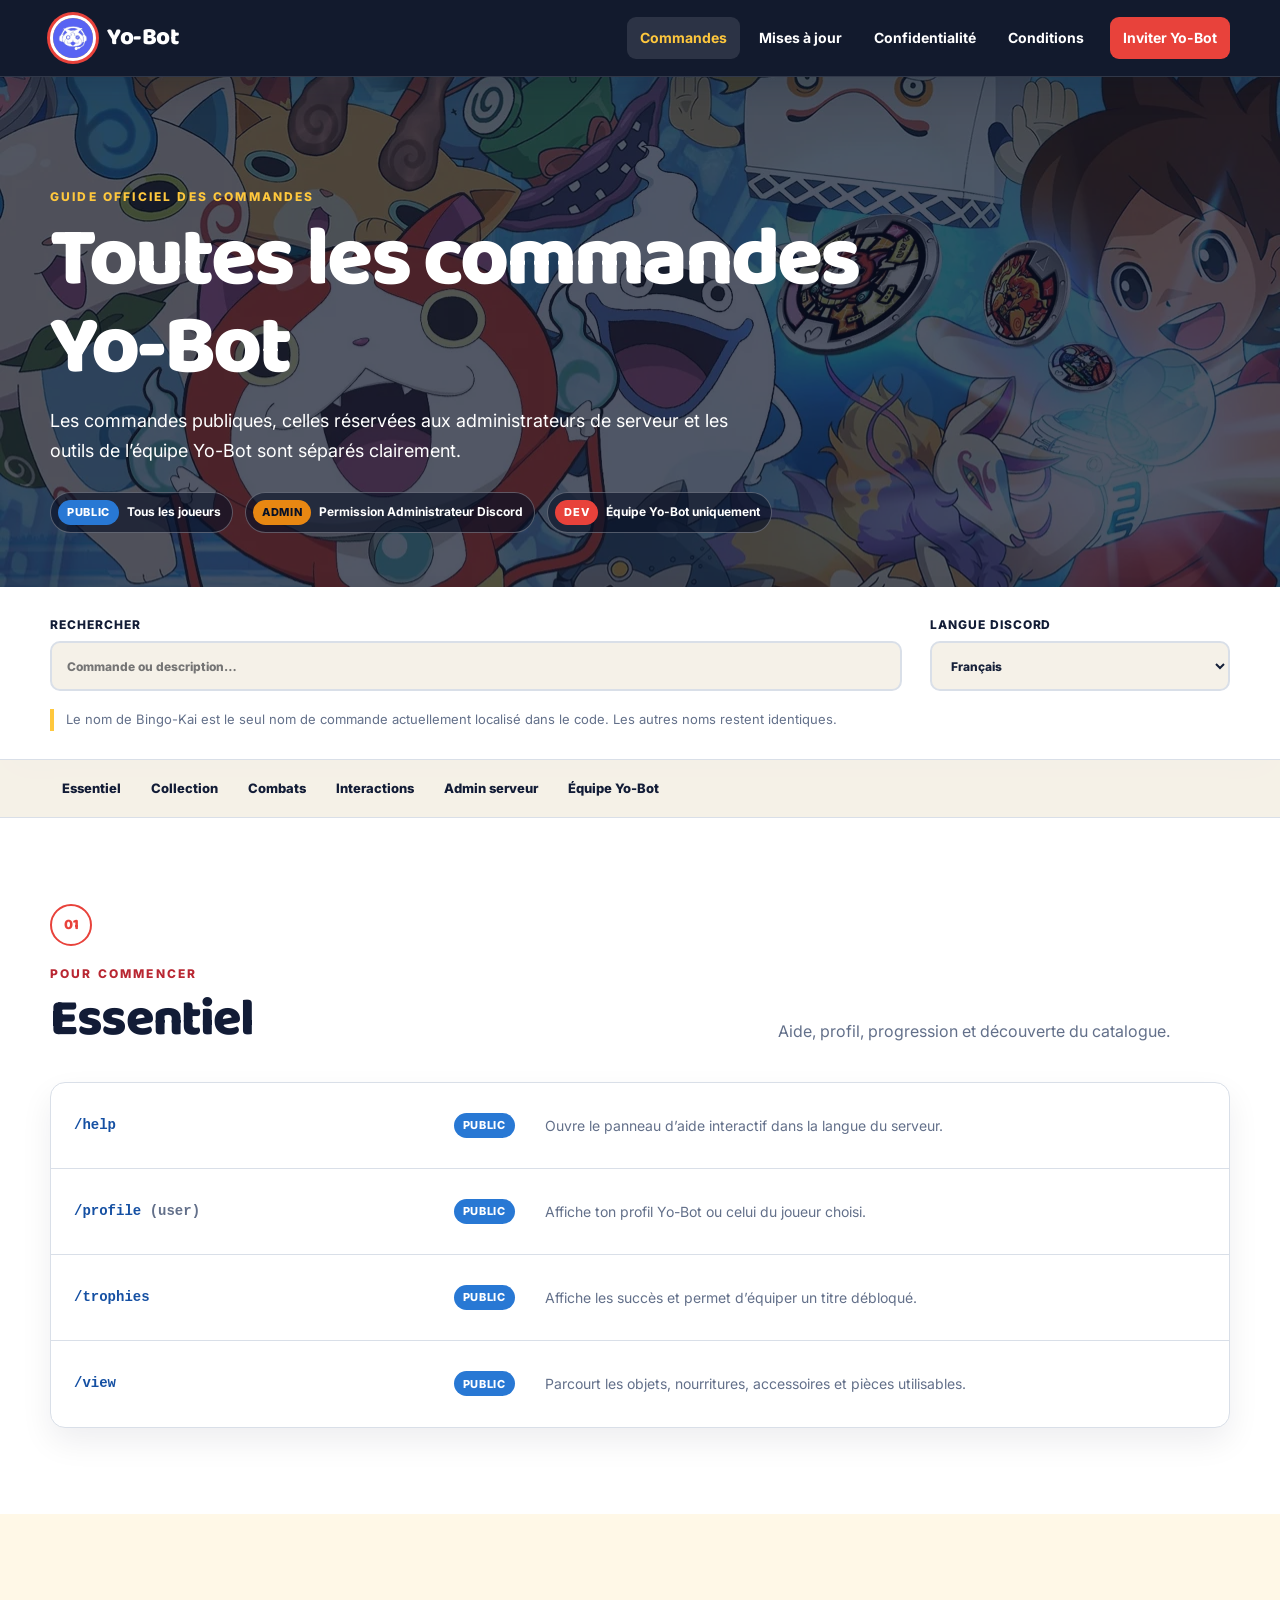
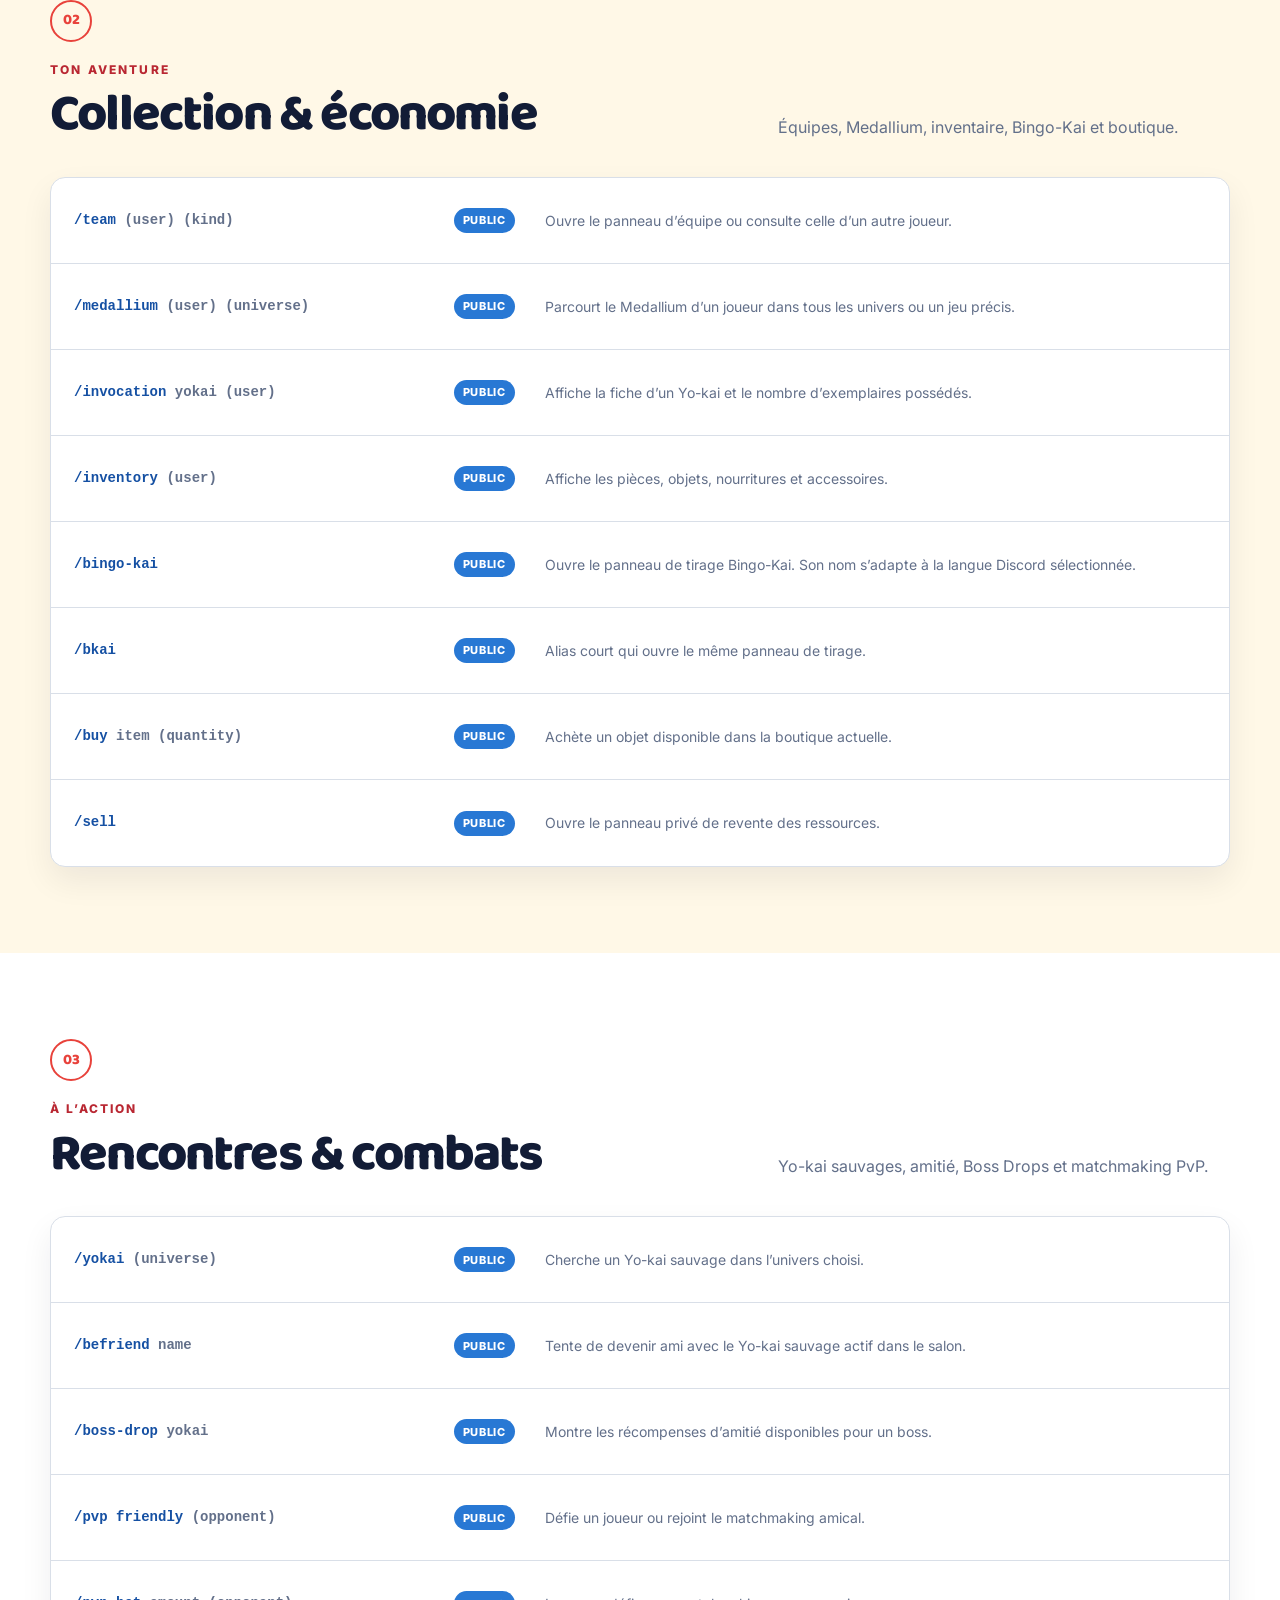
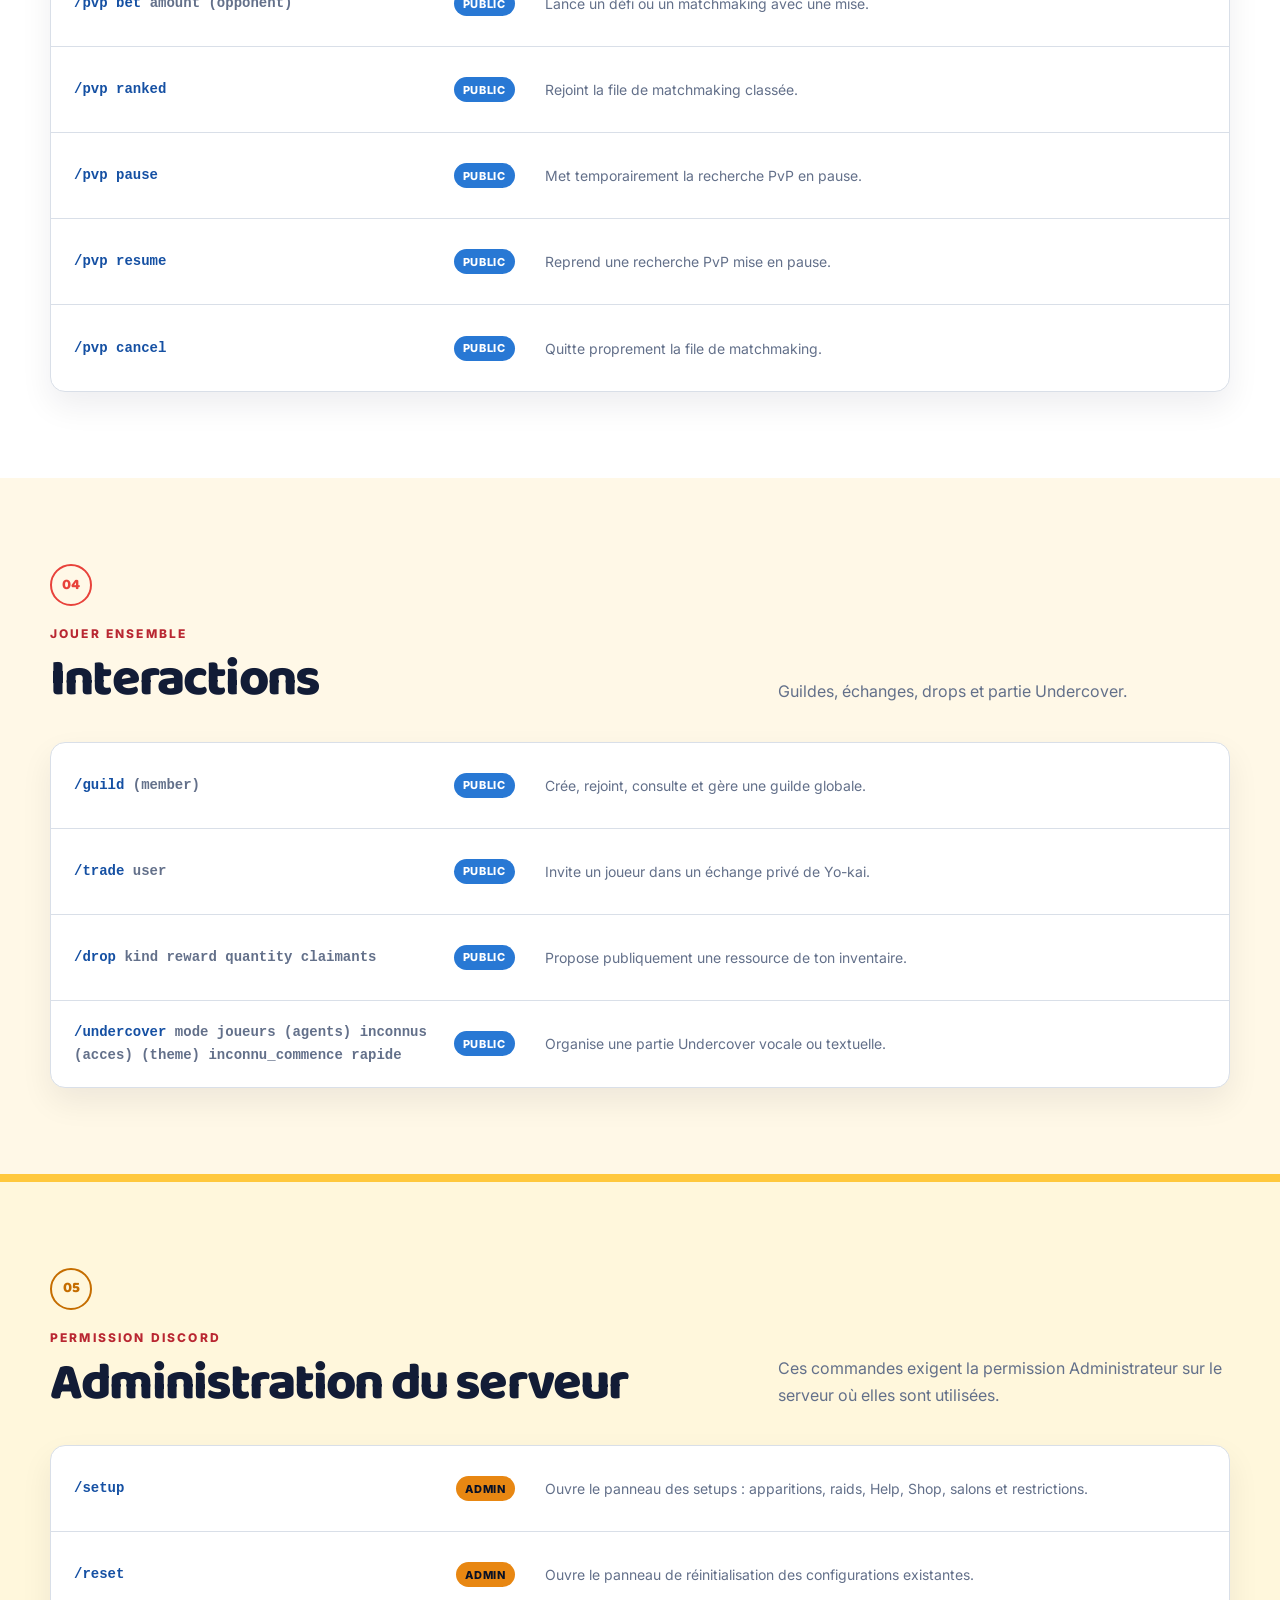
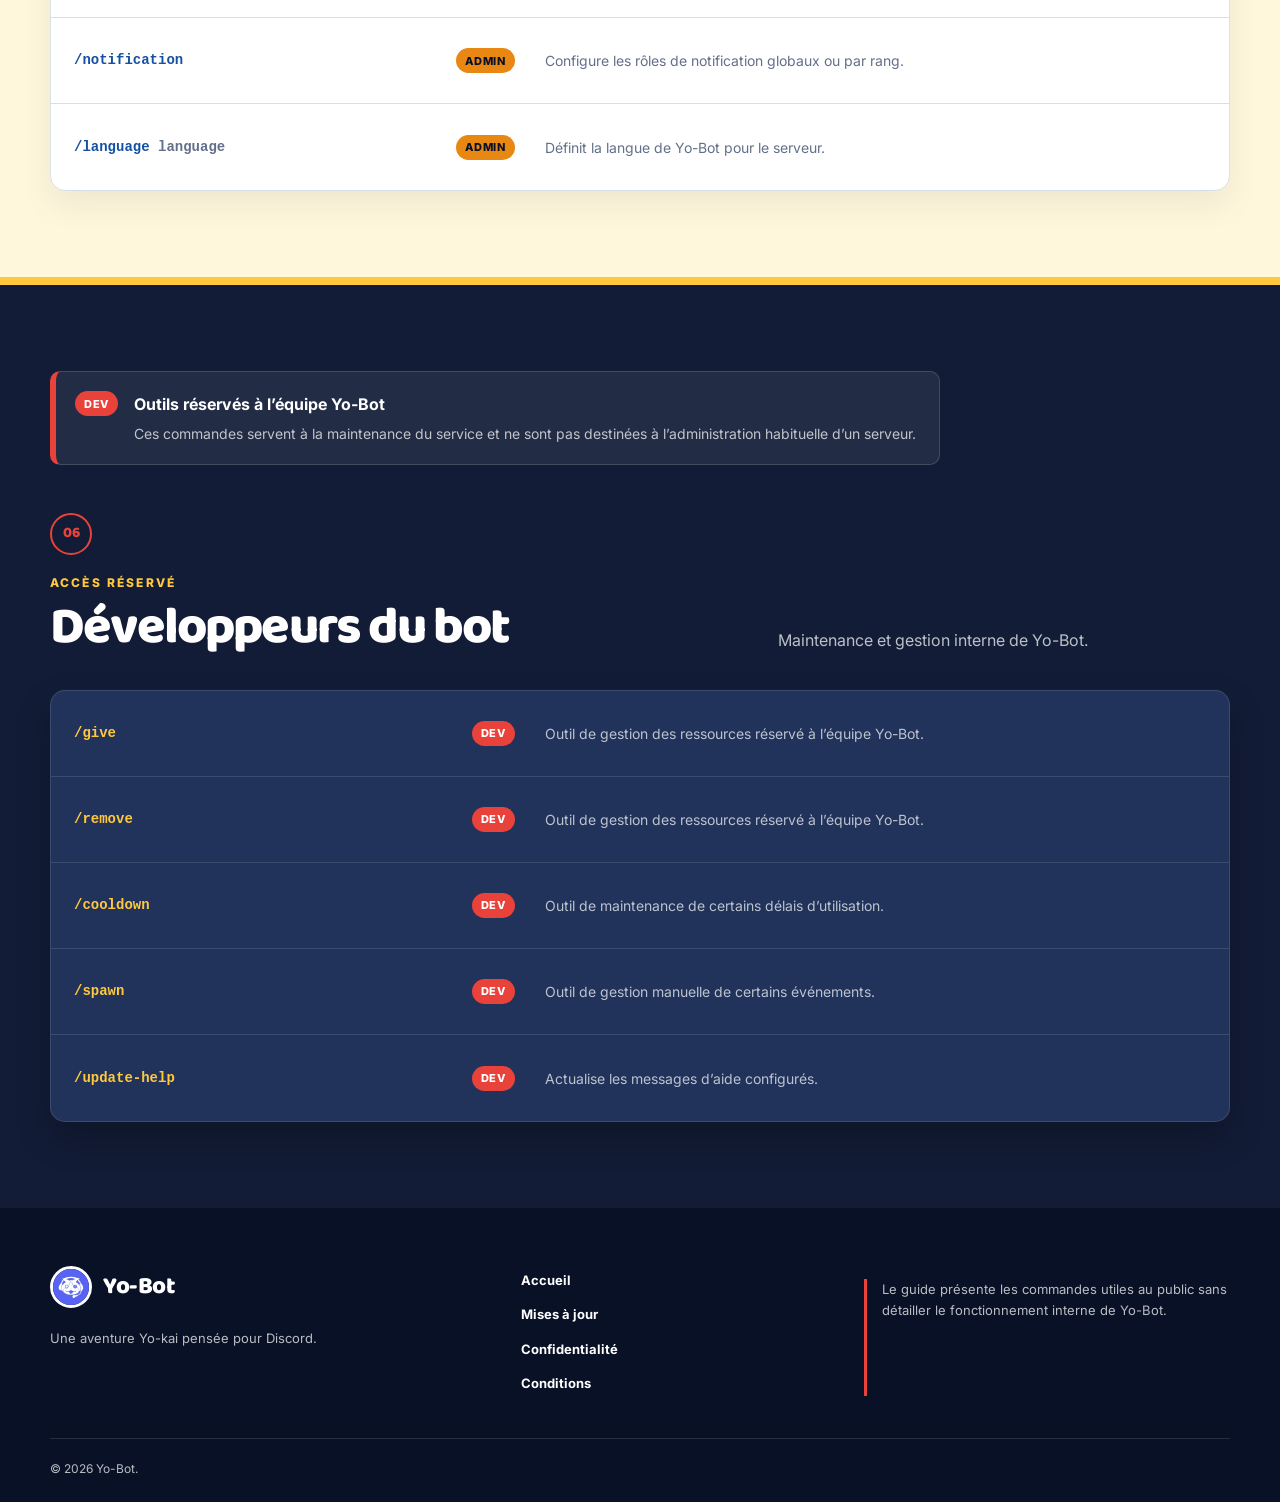
<file: commands.html>
<!DOCTYPE html>
<html lang="fr">
<head>
  <meta charset="UTF-8">
  <meta name="viewport" content="width=device-width, initial-scale=1">
  <meta name="description" content="Guide des commandes publiques, administrateur serveur et développeur de Yo-Bot.">
  <title>Commandes | Yo-Bot</title>
  <link rel="preconnect" href="https://fonts.googleapis.com">
  <link rel="preconnect" href="https://fonts.gstatic.com" crossorigin>
  <link href="https://fonts.googleapis.com/css2?family=Baloo+2:wght@600;700;800&amp;family=Inter:wght@400;600;700;800&amp;display=swap" rel="stylesheet">
  <link rel="stylesheet" href="style.css">
  <script src="site.js" defer></script>
</head>
<body class="commands-page">
  <a class="skip-link" href="#contenu">Aller au contenu</a>
  <header class="site-header">
    <nav class="nav-shell" aria-label="Navigation principale">
      <a class="brand" href="index.html"><span class="brand-watch"><img src="assets/yo-bot-avatar.png" alt=""></span><span>Yo-Bot</span></a>
      <button class="nav-toggle" type="button" aria-expanded="false" aria-controls="main-nav">Menu</button>
      <ul class="nav-links" id="main-nav">
        <li><a href="commands.html" aria-current="page" data-fr="Commandes" data-en="Commands">Commandes</a></li>
        <li><a href="changelog.html" data-fr="Mises à jour" data-en="Updates">Mises à jour</a></li>
        <li><a href="privacy.html" data-fr="Confidentialité" data-en="Privacy">Confidentialité</a></li>
        <li><a href="terms.html" data-fr="Conditions" data-en="Terms">Conditions</a></li>
        <li><a class="invite-link" href="https://discord.com/oauth2/authorize?client_id=1416433735645265970&amp;scope=bot%20applications.commands&amp;permissions=277025770560" target="_blank" rel="noopener" data-fr="Inviter Yo-Bot" data-en="Invite Yo-Bot">Inviter Yo-Bot</a></li>
      </ul>
    </nav>
  </header>

  <main id="contenu">
    <section class="commands-hero">
      <div class="commands-hero-shade"></div>
      <div class="shell commands-hero-content">
        <p class="eyebrow light" data-fr="Guide officiel des commandes" data-en="Official command guide">Guide officiel des commandes</p>
        <h1 data-fr="Toutes les commandes Yo-Bot" data-en="Every Yo-Bot command">Toutes les commandes Yo-Bot</h1>
        <p data-fr="Les commandes publiques, celles réservées aux administrateurs de serveur et les outils de l’équipe Yo-Bot sont séparés clairement." data-en="Public commands, server-administrator commands and Yo-Bot team tools are clearly separated.">Les commandes publiques, celles réservées aux administrateurs de serveur et les outils de l’équipe Yo-Bot sont séparés clairement.</p>
        <div class="commands-hero-legend">
          <span><span class="tag tag-public">Public</span><span data-fr="Tous les joueurs" data-en="All players">Tous les joueurs</span></span>
          <span><span class="tag tag-admin">Admin</span><span data-fr="Permission Administrateur Discord" data-en="Discord Administrator permission">Permission Administrateur Discord</span></span>
          <span><span class="tag tag-dev">Dev</span><span data-fr="Équipe Yo-Bot uniquement" data-en="Yo-Bot team only">Équipe Yo-Bot uniquement</span></span>
        </div>
      </div>
    </section>

    <section class="command-tools">
      <div class="shell command-tools-inner">
        <label class="search-field">
          <span data-fr="Rechercher" data-en="Search">Rechercher</span>
          <input id="command-search" type="search" placeholder="Commande ou description…" autocomplete="off">
        </label>
        <label class="language-field">
          <span data-fr="Langue Discord" data-en="Discord language">Langue Discord</span>
          <select id="site-language" aria-label="Choisir la langue">
            <option value="fr">Français</option>
            <option value="en">English</option>
            <option value="es">Español</option>
            <option value="it">Italiano</option>
            <option value="de">Deutsch</option>
            <option value="pt-BR">Português (Brasil)</option>
            <option value="ru">Русский</option>
            <option value="ar">العربية</option>
            <option value="ja">日本語</option>
            <option value="ja-Latn">Nihongo (romaji)</option>
          </select>
        </label>
        <p id="language-note" class="language-note" data-fr="Le nom de Bingo-Kai est le seul nom de commande actuellement localisé dans le code. Les autres noms restent identiques." data-en="Bingo-Kai is currently the only command name localized in the code. Every other command name stays the same.">Le nom de Bingo-Kai est le seul nom de commande actuellement localisé dans le code. Les autres noms restent identiques.</p>
      </div>
    </section>

    <nav class="anchor-nav command-anchor" aria-label="Catégories de commandes">
      <div class="shell">
        <a href="#essentiel" data-fr="Essentiel" data-en="Essentials">Essentiel</a>
        <a href="#collection" data-fr="Collection" data-en="Collection">Collection</a>
        <a href="#combats" data-fr="Combats" data-en="Battles">Combats</a>
        <a href="#interactions" data-fr="Interactions" data-en="Interactions">Interactions</a>
        <a href="#serveur" data-fr="Admin serveur" data-en="Server admin">Admin serveur</a>
        <a href="#developpeurs" data-fr="Équipe Yo-Bot" data-en="Yo-Bot team">Équipe Yo-Bot</a>
      </div>
    </nav>

    <div class="commands-content">
      <section class="command-section" id="essentiel">
        <div class="shell">
          <div class="command-section-header"><div><span class="section-kicker">01</span><p class="eyebrow" data-fr="Pour commencer" data-en="Getting started">Pour commencer</p><h2 data-fr="Essentiel" data-en="Essentials">Essentiel</h2></div><p data-fr="Aide, profil, progression et découverte du catalogue." data-en="Help, profile, progression and catalog discovery.">Aide, profil, progression et découverte du catalogue.</p></div>
          <div class="command-list">
            <article class="command-row" data-search="/help aide help"><div class="command-main"><code>/help</code><span class="tag tag-public">Public</span></div><p data-fr="Ouvre le panneau d’aide interactif dans la langue du serveur." data-en="Open the interactive help panel in the server language.">Ouvre le panneau d’aide interactif dans la langue du serveur.</p></article>
            <article class="command-row" data-search="/profile profil stats"><div class="command-main"><code>/profile <i>(user)</i></code><span class="tag tag-public">Public</span></div><p data-fr="Affiche ton profil Yo-Bot ou celui du joueur choisi." data-en="Show your Yo-Bot profile or another player's profile.">Affiche ton profil Yo-Bot ou celui du joueur choisi.</p></article>
            <article class="command-row" data-search="/trophies trophées titres"><div class="command-main"><code>/trophies</code><span class="tag tag-public">Public</span></div><p data-fr="Affiche les succès et permet d’équiper un titre débloqué." data-en="Show achievements and equip an unlocked title.">Affiche les succès et permet d’équiper un titre débloqué.</p></article>
            <article class="command-row" data-search="/view catalogue objets"><div class="command-main"><code>/view</code><span class="tag tag-public">Public</span></div><p data-fr="Parcourt les objets, nourritures, accessoires et pièces utilisables." data-en="Browse usable items, food, accessories and coins.">Parcourt les objets, nourritures, accessoires et pièces utilisables.</p></article>
          </div>
        </div>
      </section>

      <section class="command-section command-section-tint" id="collection">
        <div class="shell">
          <div class="command-section-header"><div><span class="section-kicker">02</span><p class="eyebrow" data-fr="Ton aventure" data-en="Your adventure">Ton aventure</p><h2 data-fr="Collection & économie" data-en="Collection & economy">Collection & économie</h2></div><p data-fr="Équipes, Medallium, inventaire, Bingo-Kai et boutique." data-en="Teams, Medallium, inventory, Crank-kai and shop.">Équipes, Medallium, inventaire, Bingo-Kai et boutique.</p></div>
          <div class="command-list">
            <article class="command-row" data-search="/team équipe pve pvp raid"><div class="command-main"><code>/team <i>(user) (kind)</i></code><span class="tag tag-public">Public</span></div><p data-fr="Ouvre le panneau d’équipe ou consulte celle d’un autre joueur." data-en="Open the team panel or view another player's team.">Ouvre le panneau d’équipe ou consulte celle d’un autre joueur.</p></article>
            <article class="command-row" data-search="/medallium collection"><div class="command-main"><code>/medallium <i>(user) (universe)</i></code><span class="tag tag-public">Public</span></div><p data-fr="Parcourt le Medallium d’un joueur dans tous les univers ou un jeu précis." data-en="Browse a player's Medallium across every universe or one game.">Parcourt le Medallium d’un joueur dans tous les univers ou un jeu précis.</p></article>
            <article class="command-row" data-search="/invocation yokai carte"><div class="command-main"><code>/invocation <i>yokai (user)</i></code><span class="tag tag-public">Public</span></div><p data-fr="Affiche la fiche d’un Yo-kai et le nombre d’exemplaires possédés." data-en="Show a Yo-kai card and the number of owned copies.">Affiche la fiche d’un Yo-kai et le nombre d’exemplaires possédés.</p></article>
            <article class="command-row" data-search="/inventory inventaire"><div class="command-main"><code>/inventory <i>(user)</i></code><span class="tag tag-public">Public</span></div><p data-fr="Affiche les pièces, objets, nourritures et accessoires." data-en="Show coins, items, food and accessories.">Affiche les pièces, objets, nourritures et accessoires.</p></article>
            <article class="command-row" data-search="bingo crank expendekai slot yo-kaimat"><div class="command-main"><code>/<span data-command-localized="bingo">bingo-kai</span></code><span class="tag tag-public">Public</span></div><p data-fr="Ouvre le panneau de tirage Bingo-Kai. Son nom s’adapte à la langue Discord sélectionnée." data-en="Open the Crank-kai draw panel. Its name follows the selected Discord language.">Ouvre le panneau de tirage Bingo-Kai. Son nom s’adapte à la langue Discord sélectionnée.</p></article>
            <article class="command-row" data-search="/bkai alias"><div class="command-main"><code>/bkai</code><span class="tag tag-public">Public</span></div><p data-fr="Alias court qui ouvre le même panneau de tirage." data-en="Short alias that opens the same draw panel.">Alias court qui ouvre le même panneau de tirage.</p></article>
            <article class="command-row" data-search="/buy achat boutique"><div class="command-main"><code>/buy <i>item (quantity)</i></code><span class="tag tag-public">Public</span></div><p data-fr="Achète un objet disponible dans la boutique actuelle." data-en="Buy an item from the current shop.">Achète un objet disponible dans la boutique actuelle.</p></article>
            <article class="command-row" data-search="/sell vente"><div class="command-main"><code>/sell</code><span class="tag tag-public">Public</span></div><p data-fr="Ouvre le panneau privé de revente des ressources." data-en="Open the private resource-selling panel.">Ouvre le panneau privé de revente des ressources.</p></article>
          </div>
        </div>
      </section>

      <section class="command-section" id="combats">
        <div class="shell">
          <div class="command-section-header"><div><span class="section-kicker">03</span><p class="eyebrow" data-fr="À l’action" data-en="Into action">À l’action</p><h2 data-fr="Rencontres & combats" data-en="Encounters & battles">Rencontres & combats</h2></div><p data-fr="Yo-kai sauvages, amitié, Boss Drops et matchmaking PvP." data-en="Wild Yo-kai, befriending, Boss Drops and PvP matchmaking.">Yo-kai sauvages, amitié, Boss Drops et matchmaking PvP.</p></div>
          <div class="command-list">
            <article class="command-row" data-search="/yokai rencontre sauvage"><div class="command-main"><code>/yokai <i>(universe)</i></code><span class="tag tag-public">Public</span></div><p data-fr="Cherche un Yo-kai sauvage dans l’univers choisi." data-en="Look for a wild Yo-kai in the selected universe.">Cherche un Yo-kai sauvage dans l’univers choisi.</p></article>
            <article class="command-row" data-search="/befriend ami amitié"><div class="command-main"><code>/befriend <i>name</i></code><span class="tag tag-public">Public</span></div><p data-fr="Tente de devenir ami avec le Yo-kai sauvage actif dans le salon." data-en="Try to befriend the active wild Yo-kai in the channel.">Tente de devenir ami avec le Yo-kai sauvage actif dans le salon.</p></article>
            <article class="command-row" data-search="/boss-drop récompenses boss"><div class="command-main"><code>/boss-drop <i>yokai</i></code><span class="tag tag-public">Public</span></div><p data-fr="Montre les récompenses d’amitié disponibles pour un boss." data-en="Show friendship rewards available from a boss.">Montre les récompenses d’amitié disponibles pour un boss.</p></article>
            <article class="command-row" data-search="/pvp friendly amical"><div class="command-main"><code>/pvp friendly <i>(opponent)</i></code><span class="tag tag-public">Public</span></div><p data-fr="Défie un joueur ou rejoint le matchmaking amical." data-en="Challenge a player or join friendly matchmaking.">Défie un joueur ou rejoint le matchmaking amical.</p></article>
            <article class="command-row" data-search="/pvp bet mise"><div class="command-main"><code>/pvp bet <i>amount (opponent)</i></code><span class="tag tag-public">Public</span></div><p data-fr="Lance un défi ou un matchmaking avec une mise." data-en="Start a challenge or matchmaking battle with a money bet.">Lance un défi ou un matchmaking avec une mise.</p></article>
            <article class="command-row" data-search="/pvp ranked classé"><div class="command-main"><code>/pvp ranked</code><span class="tag tag-public">Public</span></div><p data-fr="Rejoint la file de matchmaking classée." data-en="Join ranked matchmaking.">Rejoint la file de matchmaking classée.</p></article>
            <article class="command-row" data-search="/pvp pause"><div class="command-main"><code>/pvp pause</code><span class="tag tag-public">Public</span></div><p data-fr="Met temporairement la recherche PvP en pause." data-en="Pause your PvP matchmaking search.">Met temporairement la recherche PvP en pause.</p></article>
            <article class="command-row" data-search="/pvp resume reprendre"><div class="command-main"><code>/pvp resume</code><span class="tag tag-public">Public</span></div><p data-fr="Reprend une recherche PvP mise en pause." data-en="Resume a paused PvP search.">Reprend une recherche PvP mise en pause.</p></article>
            <article class="command-row" data-search="/pvp cancel annuler"><div class="command-main"><code>/pvp cancel</code><span class="tag tag-public">Public</span></div><p data-fr="Quitte proprement la file de matchmaking." data-en="Leave PvP matchmaking.">Quitte proprement la file de matchmaking.</p></article>
          </div>
        </div>
      </section>

      <section class="command-section command-section-tint" id="interactions">
        <div class="shell">
          <div class="command-section-header"><div><span class="section-kicker">04</span><p class="eyebrow" data-fr="Jouer ensemble" data-en="Play together">Jouer ensemble</p><h2 data-fr="Interactions" data-en="Interactions">Interactions</h2></div><p data-fr="Guildes, échanges, drops et partie Undercover." data-en="Guilds, trading, drops and Undercover games.">Guildes, échanges, drops et partie Undercover.</p></div>
          <div class="command-list">
            <article class="command-row" data-search="/guild guilde clan"><div class="command-main"><code>/guild <i>(member)</i></code><span class="tag tag-public">Public</span></div><p data-fr="Crée, rejoint, consulte et gère une guilde globale." data-en="Create, join, view and manage a global guild.">Crée, rejoint, consulte et gère une guilde globale.</p></article>
            <article class="command-row" data-search="/trade échange"><div class="command-main"><code>/trade <i>user</i></code><span class="tag tag-public">Public</span></div><p data-fr="Invite un joueur dans un échange privé de Yo-kai." data-en="Invite a player to a private Yo-kai trade.">Invite un joueur dans un échange privé de Yo-kai.</p></article>
            <article class="command-row" data-search="/drop don objet"><div class="command-main"><code>/drop <i>kind reward quantity claimants</i></code><span class="tag tag-public">Public</span></div><p data-fr="Propose publiquement une ressource de ton inventaire." data-en="Offer one of your inventory resources to other players.">Propose publiquement une ressource de ton inventaire.</p></article>
            <article class="command-row" data-search="/undercover jeu groupe"><div class="command-main"><code>/undercover <i>mode joueurs (agents) inconnus (acces) (theme) inconnu_commence rapide</i></code><span class="tag tag-public">Public</span></div><p data-fr="Organise une partie Undercover vocale ou textuelle." data-en="Host a voice or text Undercover game.">Organise une partie Undercover vocale ou textuelle.</p></article>
          </div>
        </div>
      </section>

      <section class="command-section admin-section" id="serveur">
        <div class="shell">
          <div class="command-section-header"><div><span class="section-kicker">05</span><p class="eyebrow" data-fr="Permission Discord" data-en="Discord permission">Permission Discord</p><h2 data-fr="Administration du serveur" data-en="Server administration">Administration du serveur</h2></div><p data-fr="Ces commandes exigent la permission Administrateur sur le serveur où elles sont utilisées." data-en="These commands require the Administrator permission in the server where they are used.">Ces commandes exigent la permission Administrateur sur le serveur où elles sont utilisées.</p></div>
          <div class="command-list">
            <article class="command-row" data-search="/setup configuration admin"><div class="command-main"><code>/setup</code><span class="tag tag-admin">Admin</span></div><p data-fr="Ouvre le panneau des setups : apparitions, raids, Help, Shop, salons et restrictions." data-en="Open the setup panel for spawns, raids, Help, Shop, channels and restrictions.">Ouvre le panneau des setups : apparitions, raids, Help, Shop, salons et restrictions.</p></article>
            <article class="command-row" data-search="/reset configuration admin"><div class="command-main"><code>/reset</code><span class="tag tag-admin">Admin</span></div><p data-fr="Ouvre le panneau de réinitialisation des configurations existantes." data-en="Open the existing configuration reset panel.">Ouvre le panneau de réinitialisation des configurations existantes.</p></article>
            <article class="command-row" data-search="/notification rôle admin"><div class="command-main"><code>/notification</code><span class="tag tag-admin">Admin</span></div><p data-fr="Configure les rôles de notification globaux ou par rang." data-en="Configure global or rank-specific notification roles.">Configure les rôles de notification globaux ou par rang.</p></article>
            <article class="command-row" data-search="/language langue admin"><div class="command-main"><code>/language <i>language</i></code><span class="tag tag-admin">Admin</span></div><p data-fr="Définit la langue de Yo-Bot pour le serveur." data-en="Set the Yo-Bot language for the server.">Définit la langue de Yo-Bot pour le serveur.</p></article>
          </div>
        </div>
      </section>

      <section class="command-section dev-section" id="developpeurs">
        <div class="shell">
          <div class="dev-warning"><span class="tag tag-dev">Dev</span><div><strong data-fr="Outils réservés à l’équipe Yo-Bot" data-en="Tools reserved for the Yo-Bot team">Outils réservés à l’équipe Yo-Bot</strong><p data-fr="Ces commandes servent à la maintenance du service et ne sont pas destinées à l’administration habituelle d’un serveur." data-en="These commands are used to maintain the service and are not intended for regular server administration.">Ces commandes servent à la maintenance du service et ne sont pas destinées à l’administration habituelle d’un serveur.</p></div></div>
          <div class="command-section-header"><div><span class="section-kicker">06</span><p class="eyebrow light" data-fr="Accès réservé" data-en="Restricted access">Accès réservé</p><h2 data-fr="Développeurs du bot" data-en="Bot developers">Développeurs du bot</h2></div><p data-fr="Maintenance et gestion interne de Yo-Bot." data-en="Yo-Bot maintenance and internal management.">Maintenance et gestion interne de Yo-Bot.</p></div>
          <div class="command-list">
            <article class="command-row" data-search="/give dev"><div class="command-main"><code>/give</code><span class="tag tag-dev">Dev</span></div><p data-fr="Outil de gestion des ressources réservé à l’équipe Yo-Bot." data-en="Resource management tool reserved for the Yo-Bot team.">Outil de gestion des ressources réservé à l’équipe Yo-Bot.</p></article>
            <article class="command-row" data-search="/remove dev"><div class="command-main"><code>/remove</code><span class="tag tag-dev">Dev</span></div><p data-fr="Outil de gestion des ressources réservé à l’équipe Yo-Bot." data-en="Resource management tool reserved for the Yo-Bot team.">Outil de gestion des ressources réservé à l’équipe Yo-Bot.</p></article>
            <article class="command-row" data-search="/cooldown dev"><div class="command-main"><code>/cooldown</code><span class="tag tag-dev">Dev</span></div><p data-fr="Outil de maintenance de certains délais d’utilisation." data-en="Maintenance tool for selected usage delays.">Outil de maintenance de certains délais d’utilisation.</p></article>
            <article class="command-row" data-search="/spawn dev"><div class="command-main"><code>/spawn</code><span class="tag tag-dev">Dev</span></div><p data-fr="Outil de gestion manuelle de certains événements." data-en="Manual management tool for selected events.">Outil de gestion manuelle de certains événements.</p></article>
            <article class="command-row" data-search="/update-help dev"><div class="command-main"><code>/update-help</code><span class="tag tag-dev">Dev</span></div><p data-fr="Actualise les messages d’aide configurés." data-en="Refresh configured help messages.">Actualise les messages d’aide configurés.</p></article>
          </div>
        </div>
      </section>

      <p id="no-results" class="no-results shell" hidden data-fr="Aucune commande ne correspond à cette recherche." data-en="No command matches this search.">Aucune commande ne correspond à cette recherche.</p>
    </div>
  </main>

  <footer class="site-footer">
    <div class="shell">
      <div class="footer-grid">
        <div><div class="footer-brand"><img src="assets/yo-bot-avatar.png" alt=""> Yo-Bot</div><p data-fr="Une aventure Yo-kai pensée pour Discord." data-en="A Yo-kai adventure made for Discord.">Une aventure Yo-kai pensée pour Discord.</p></div>
        <ul class="footer-links"><li><a href="index.html" data-fr="Accueil" data-en="Home">Accueil</a></li><li><a href="changelog.html" data-fr="Mises à jour" data-en="Updates">Mises à jour</a></li><li><a href="privacy.html" data-fr="Confidentialité" data-en="Privacy">Confidentialité</a></li><li><a href="terms.html" data-fr="Conditions" data-en="Terms">Conditions</a></li></ul>
        <p class="disclaimer" data-fr="Le guide présente les commandes utiles au public sans détailler le fonctionnement interne de Yo-Bot." data-en="This guide presents useful public commands without detailing Yo-Bot’s internal operation.">Le guide présente les commandes utiles au public sans détailler le fonctionnement interne de Yo-Bot.</p>
      </div>
      <div class="copyright">© 2026 Yo-Bot.</div>
    </div>
  </footer>
</body>
</html>
</file>
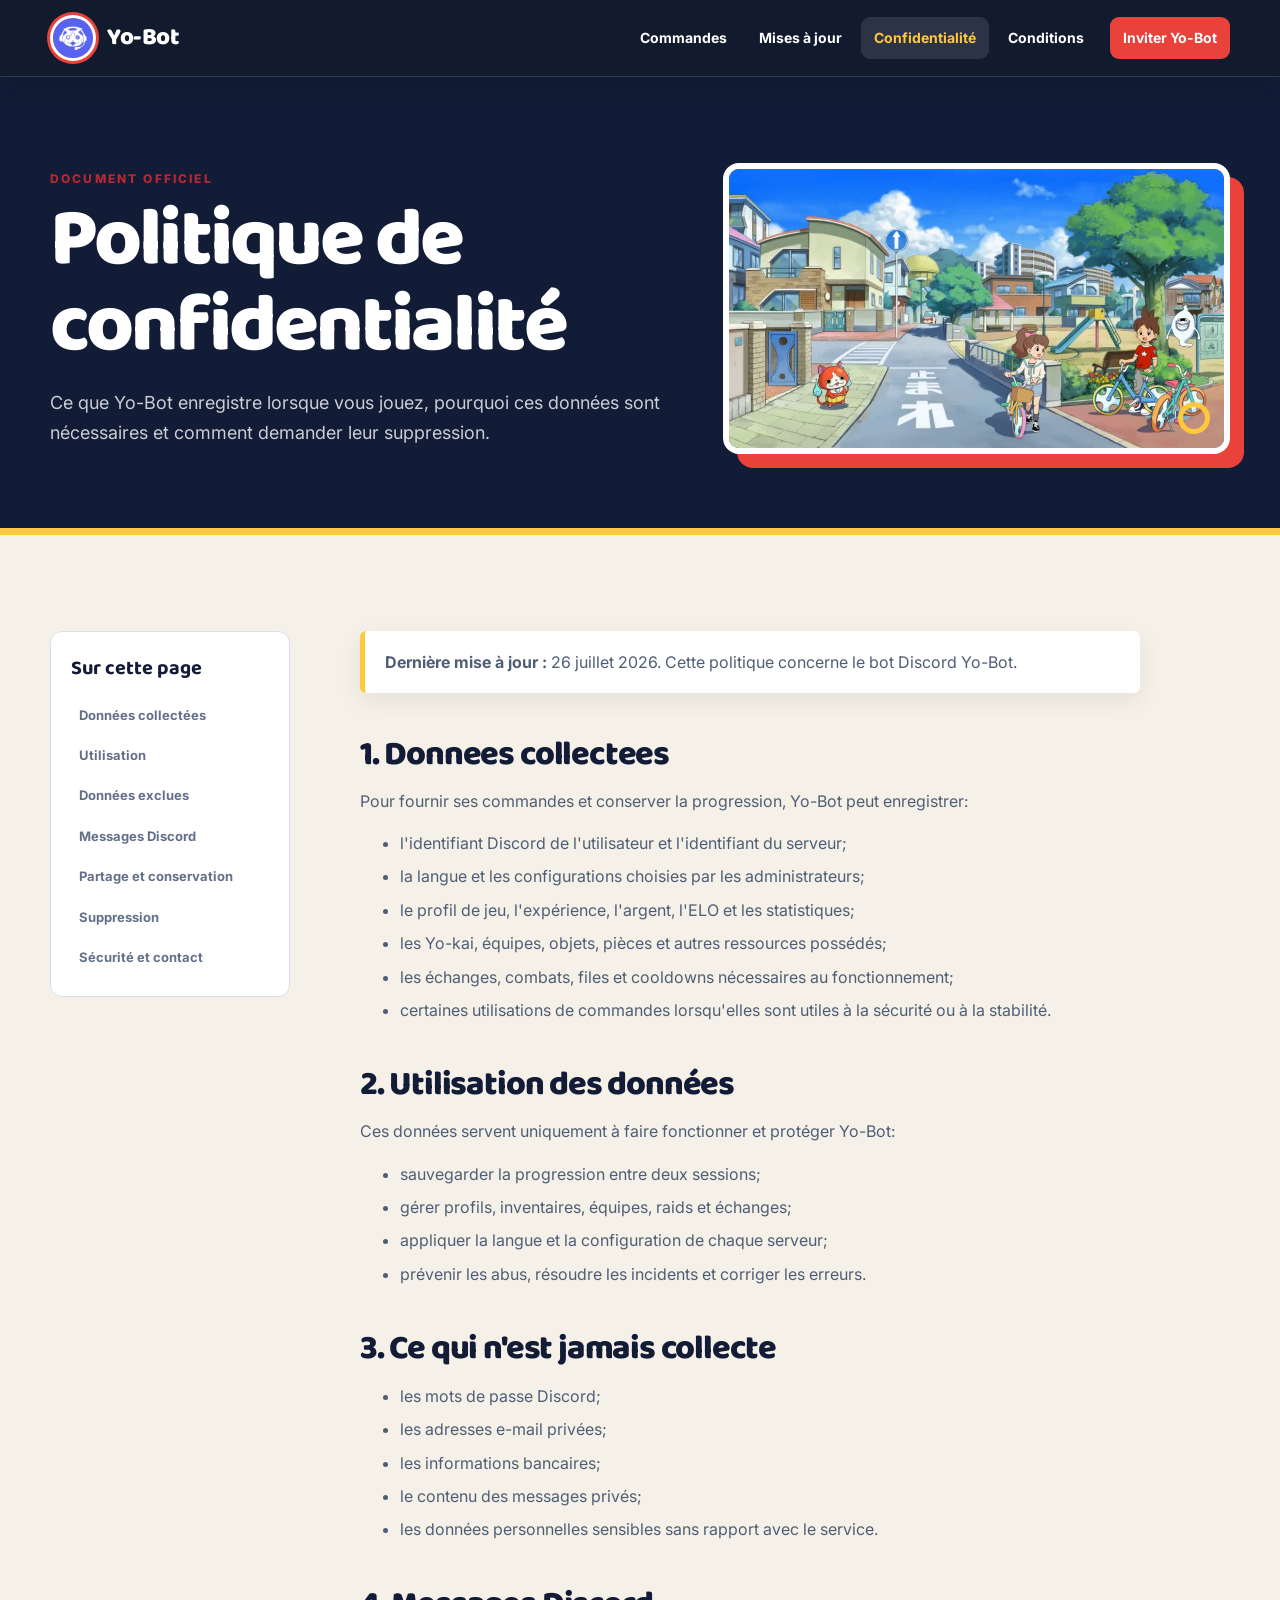
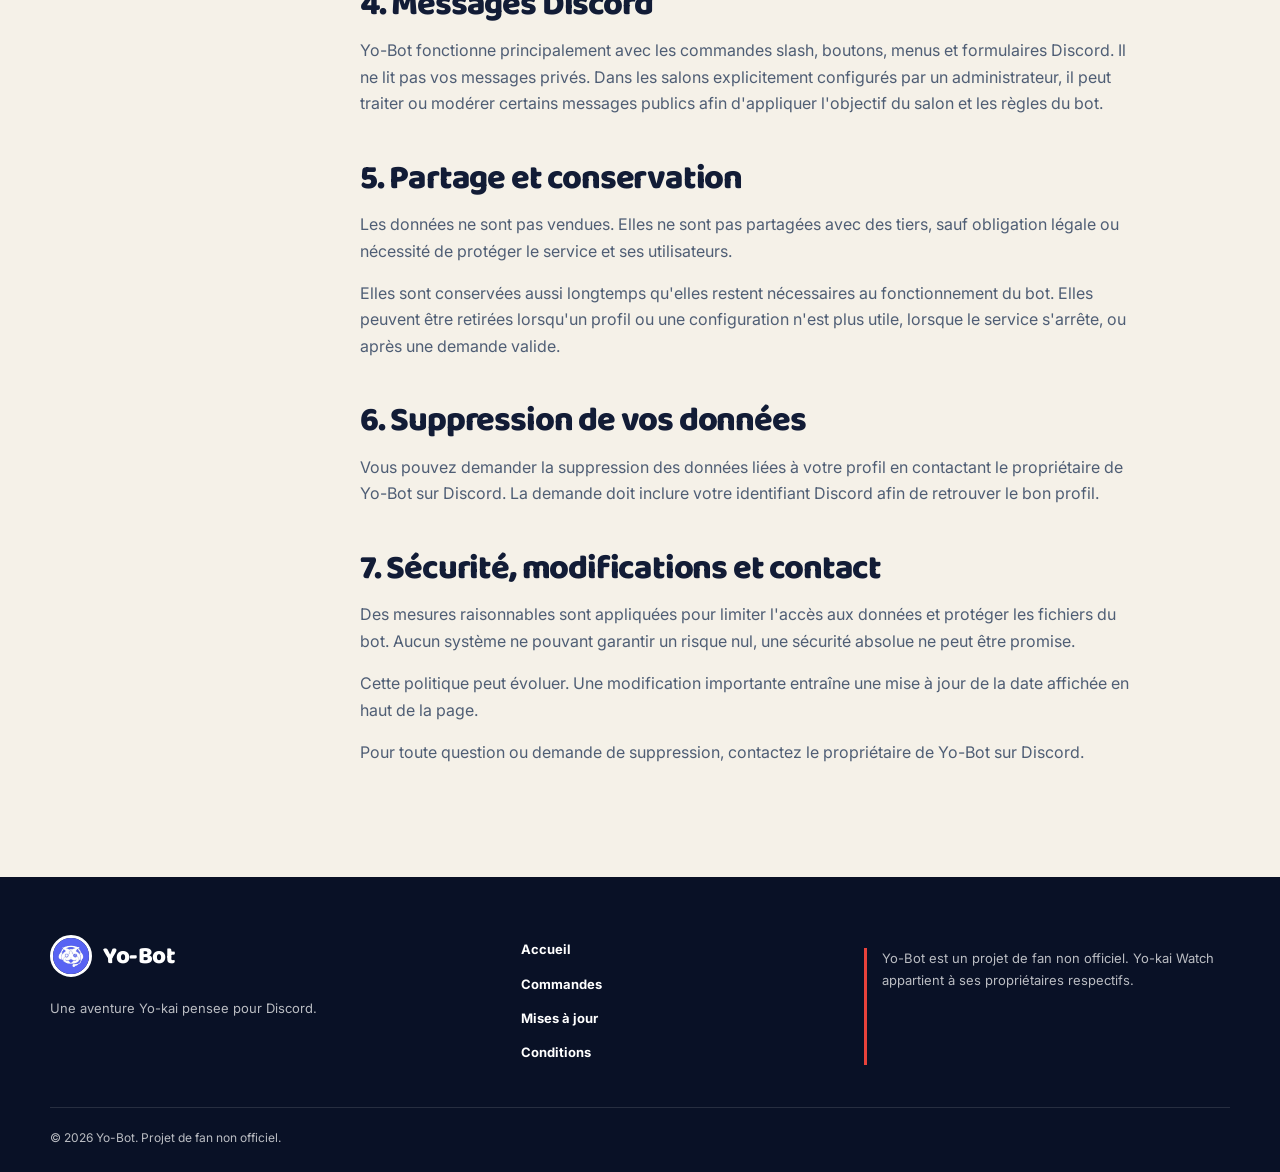
<file: privacy.html>
<!DOCTYPE html>
<html lang="fr">
<head>
  <meta charset="UTF-8">
  <meta name="viewport" content="width=device-width, initial-scale=1">
  <meta name="description" content="Politique de confidentialité de Yo-Bot et informations sur les données enregistrées.">
  <title>Confidentialité | Yo-Bot</title>
  <link rel="preconnect" href="https://fonts.googleapis.com">
  <link rel="preconnect" href="https://fonts.gstatic.com" crossorigin>
  <link href="https://fonts.googleapis.com/css2?family=Baloo+2:wght@600;700;800&amp;family=Inter:wght@400;600;700;800&amp;display=swap" rel="stylesheet">
  <link rel="stylesheet" href="style.css">
  <script src="site.js" defer></script>
</head>
<body>
  <a class="skip-link" href="#contenu">Aller au contenu</a>
  <header class="site-header">
    <nav class="nav-shell" aria-label="Navigation principale">
      <a class="brand" href="index.html"><span class="brand-watch"><img src="assets/yo-bot-avatar.png" alt=""></span><span>Yo-Bot</span></a>
      <button class="nav-toggle" type="button" aria-expanded="false" aria-controls="main-nav">Menu</button>
      <ul class="nav-links" id="main-nav">
        <li><a href="commands.html">Commandes</a></li>
        <li><a href="changelog.html">Mises à jour</a></li>
        <li><a href="privacy.html" aria-current="page">Confidentialité</a></li>
        <li><a href="terms.html">Conditions</a></li>
        <li><a class="invite-link" href="https://discord.com/oauth2/authorize?client_id=1416433735645265970&amp;scope=bot%20applications.commands&amp;permissions=277025770560" target="_blank" rel="noopener">Inviter Yo-Bot</a></li>
      </ul>
    </nav>
  </header>

  <main id="contenu">
    <header class="page-hero">
      <div class="shell page-hero-grid">
        <div>
          <p class="eyebrow">Document officiel</p>
          <h1>Politique de confidentialité</h1>
          <p>Ce que Yo-Bot enregistre lorsque vous jouez, pourquoi ces données sont nécessaires et comment demander leur suppression.</p>
        </div>
        <figure class="page-hero-art">
          <img src="assets/yw1-world.jpg" alt="Jibanyan et Whisper dans l’univers de Yo-kai Watch">
        </figure>
      </div>
    </header>

    <section class="section">
      <div class="shell legal-layout">
        <nav class="legal-toc" aria-label="Sommaire de la politique">
          <strong>Sur cette page</strong>
          <a href="#collecte">Données collectées</a>
          <a href="#utilisation">Utilisation</a>
          <a href="#exclusions">Données exclues</a>
          <a href="#messages">Messages Discord</a>
          <a href="#partage">Partage et conservation</a>
          <a href="#suppression">Suppression</a>
          <a href="#securite">Sécurité et contact</a>
        </nav>

        <div class="legal-copy">
          <p class="notice"><strong>Dernière mise à jour :</strong> 26 juillet 2026. Cette politique concerne le bot Discord Yo-Bot.</p>

          <section id="collecte">
            <h2>1. Donnees collectees</h2>
            <p>Pour fournir ses commandes et conserver la progression, Yo-Bot peut enregistrer:</p>
            <ul>
              <li>l'identifiant Discord de l'utilisateur et l'identifiant du serveur;</li>
              <li>la langue et les configurations choisies par les administrateurs;</li>
              <li>le profil de jeu, l'expérience, l'argent, l'ELO et les statistiques;</li>
              <li>les Yo-kai, équipes, objets, pièces et autres ressources possédés;</li>
              <li>les échanges, combats, files et cooldowns nécessaires au fonctionnement;</li>
              <li>certaines utilisations de commandes lorsqu'elles sont utiles à la sécurité ou à la stabilité.</li>
            </ul>
          </section>

          <section id="utilisation">
            <h2>2. Utilisation des données</h2>
            <p>Ces données servent uniquement à faire fonctionner et protéger Yo-Bot:</p>
            <ul>
              <li>sauvegarder la progression entre deux sessions;</li>
              <li>gérer profils, inventaires, équipes, raids et échanges;</li>
              <li>appliquer la langue et la configuration de chaque serveur;</li>
              <li>prévenir les abus, résoudre les incidents et corriger les erreurs.</li>
            </ul>
          </section>

          <section id="exclusions">
            <h2>3. Ce qui n'est jamais collecte</h2>
            <ul>
              <li>les mots de passe Discord;</li>
              <li>les adresses e-mail privées;</li>
              <li>les informations bancaires;</li>
              <li>le contenu des messages privés;</li>
              <li>les données personnelles sensibles sans rapport avec le service.</li>
            </ul>
          </section>

          <section id="messages">
            <h2>4. Messages Discord</h2>
            <p>Yo-Bot fonctionne principalement avec les commandes slash, boutons, menus et formulaires Discord. Il ne lit pas vos messages privés. Dans les salons explicitement configurés par un administrateur, il peut traiter ou modérer certains messages publics afin d'appliquer l'objectif du salon et les règles du bot.</p>
          </section>

          <section id="partage">
            <h2>5. Partage et conservation</h2>
            <p>Les données ne sont pas vendues. Elles ne sont pas partagées avec des tiers, sauf obligation légale ou nécessité de protéger le service et ses utilisateurs.</p>
            <p>Elles sont conservées aussi longtemps qu'elles restent nécessaires au fonctionnement du bot. Elles peuvent être retirées lorsqu'un profil ou une configuration n'est plus utile, lorsque le service s'arrête, ou après une demande valide.</p>
          </section>

          <section id="suppression">
            <h2>6. Suppression de vos données</h2>
            <p>Vous pouvez demander la suppression des données liées à votre profil en contactant le propriétaire de Yo-Bot sur Discord. La demande doit inclure votre identifiant Discord afin de retrouver le bon profil.</p>
          </section>

          <section id="securite">
            <h2>7. Sécurité, modifications et contact</h2>
            <p>Des mesures raisonnables sont appliquées pour limiter l'accès aux données et protéger les fichiers du bot. Aucun système ne pouvant garantir un risque nul, une sécurité absolue ne peut être promise.</p>
            <p>Cette politique peut évoluer. Une modification importante entraîne une mise à jour de la date affichée en haut de la page.</p>
            <p>Pour toute question ou demande de suppression, contactez le propriétaire de Yo-Bot sur Discord.</p>
          </section>
        </div>
      </div>
    </section>
  </main>

  <footer class="site-footer">
    <div class="shell">
      <div class="footer-grid">
        <div><div class="footer-brand"><img src="assets/yo-bot-avatar.png" alt=""> Yo-Bot</div><p>Une aventure Yo-kai pensee pour Discord.</p></div>
        <ul class="footer-links"><li><a href="index.html">Accueil</a></li><li><a href="commands.html">Commandes</a></li><li><a href="changelog.html">Mises à jour</a></li><li><a href="terms.html">Conditions</a></li></ul>
        <p class="disclaimer">Yo-Bot est un projet de fan non officiel. Yo-kai Watch appartient à ses propriétaires respectifs.</p>
      </div>
      <div class="copyright">© 2026 Yo-Bot. Projet de fan non officiel.</div>
    </div>
  </footer>
</body>
</html>
</file>
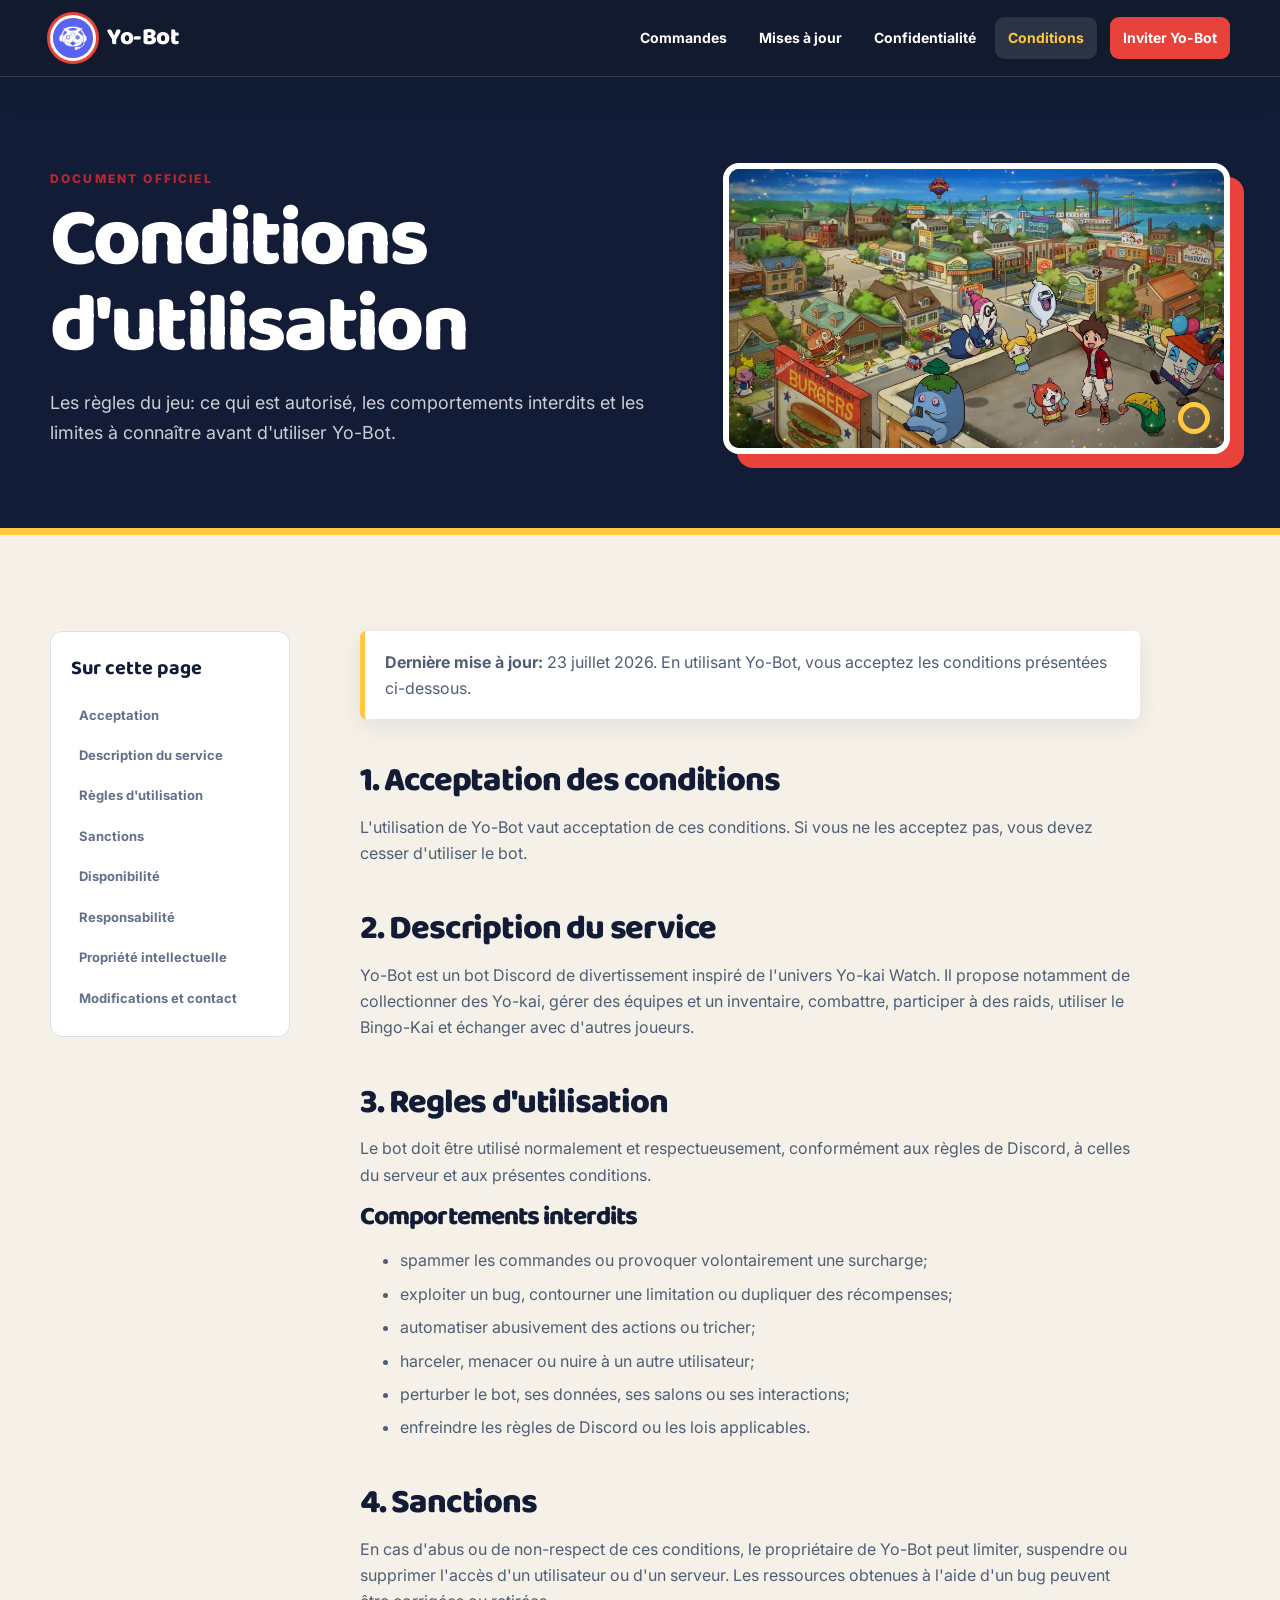
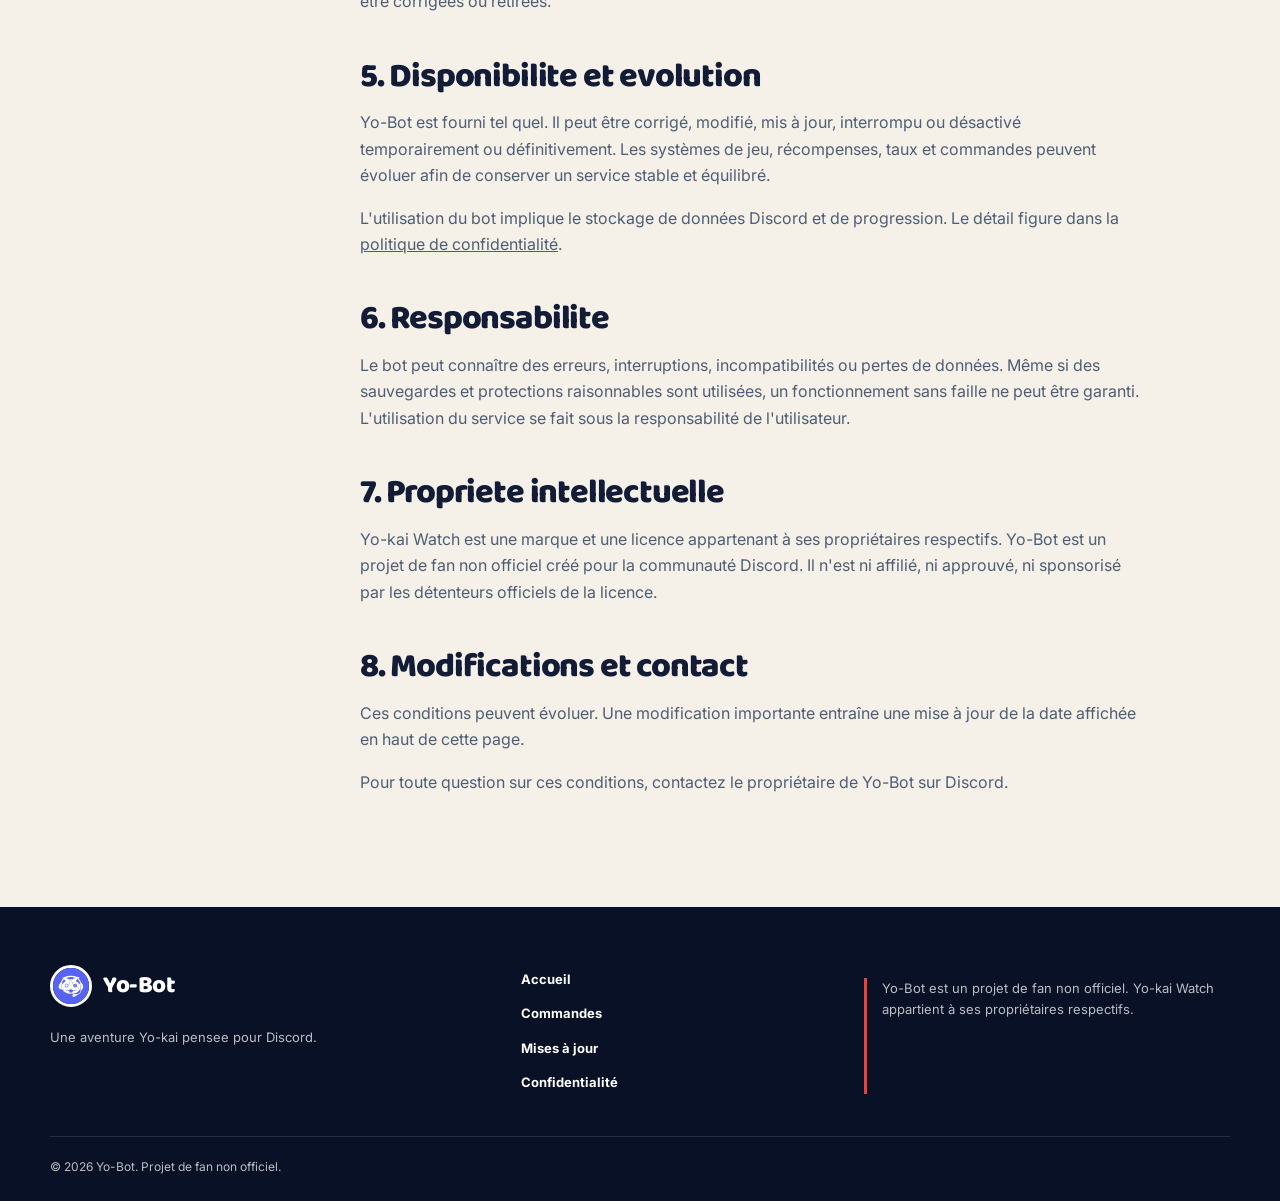
<file: terms.html>
<!DOCTYPE html>
<html lang="fr">
<head>
  <meta charset="UTF-8">
  <meta name="viewport" content="width=device-width, initial-scale=1">
  <meta name="description" content="Conditions d'utilisation de Yo-Bot.">
  <title>Conditions d'utilisation | Yo-Bot</title>
  <link rel="preconnect" href="https://fonts.googleapis.com">
  <link rel="preconnect" href="https://fonts.gstatic.com" crossorigin>
  <link href="https://fonts.googleapis.com/css2?family=Baloo+2:wght@600;700;800&amp;family=Inter:wght@400;600;700;800&amp;display=swap" rel="stylesheet">
  <link rel="stylesheet" href="style.css">
  <script src="site.js" defer></script>
</head>
<body>
  <a class="skip-link" href="#contenu">Aller au contenu</a>
  <header class="site-header">
    <nav class="nav-shell" aria-label="Navigation principale">
      <a class="brand" href="index.html"><span class="brand-watch"><img src="assets/yo-bot-avatar.png" alt=""></span><span>Yo-Bot</span></a>
      <button class="nav-toggle" type="button" aria-expanded="false" aria-controls="main-nav">Menu</button>
      <ul class="nav-links" id="main-nav">
        <li><a href="commands.html">Commandes</a></li>
        <li><a href="changelog.html">Mises à jour</a></li>
        <li><a href="privacy.html">Confidentialité</a></li>
        <li><a href="terms.html" aria-current="page">Conditions</a></li>
        <li><a class="invite-link" href="https://discord.com/oauth2/authorize?client_id=1416433735645265970&amp;scope=bot%20applications.commands&amp;permissions=277025770560" target="_blank" rel="noopener">Inviter Yo-Bot</a></li>
      </ul>
    </nav>
  </header>

  <main id="contenu">
    <header class="page-hero">
      <div class="shell page-hero-grid">
        <div>
          <p class="eyebrow">Document officiel</p>
          <h1>Conditions d'utilisation</h1>
          <p>Les règles du jeu: ce qui est autorisé, les comportements interdits et les limites à connaître avant d'utiliser Yo-Bot.</p>
        </div>
        <figure class="page-hero-art">
          <img src="assets/yw3-world.jpg" alt="Ville et personnages de l’univers de Yo-kai Watch 3">
        </figure>
      </div>
    </header>

    <section class="section">
      <div class="shell legal-layout">
        <nav class="legal-toc" aria-label="Sommaire des conditions">
          <strong>Sur cette page</strong>
          <a href="#acceptation">Acceptation</a>
          <a href="#service">Description du service</a>
          <a href="#regles">Règles d'utilisation</a>
          <a href="#sanctions">Sanctions</a>
          <a href="#disponibilite">Disponibilité</a>
          <a href="#responsabilite">Responsabilité</a>
          <a href="#propriete">Propriété intellectuelle</a>
          <a href="#contact">Modifications et contact</a>
        </nav>

        <div class="legal-copy">
          <p class="notice"><strong>Dernière mise à jour:</strong> 23 juillet 2026. En utilisant Yo-Bot, vous acceptez les conditions présentées ci-dessous.</p>

          <section id="acceptation">
            <h2>1. Acceptation des conditions</h2>
            <p>L'utilisation de Yo-Bot vaut acceptation de ces conditions. Si vous ne les acceptez pas, vous devez cesser d'utiliser le bot.</p>
          </section>

          <section id="service">
            <h2>2. Description du service</h2>
            <p>Yo-Bot est un bot Discord de divertissement inspiré de l'univers Yo-kai Watch. Il propose notamment de collectionner des Yo-kai, gérer des équipes et un inventaire, combattre, participer à des raids, utiliser le Bingo-Kai et échanger avec d'autres joueurs.</p>
          </section>

          <section id="regles">
            <h2>3. Regles d'utilisation</h2>
            <p>Le bot doit être utilisé normalement et respectueusement, conformément aux règles de Discord, à celles du serveur et aux présentes conditions.</p>
            <h3>Comportements interdits</h3>
            <ul>
              <li>spammer les commandes ou provoquer volontairement une surcharge;</li>
              <li>exploiter un bug, contourner une limitation ou dupliquer des récompenses;</li>
              <li>automatiser abusivement des actions ou tricher;</li>
              <li>harceler, menacer ou nuire à un autre utilisateur;</li>
              <li>perturber le bot, ses données, ses salons ou ses interactions;</li>
              <li>enfreindre les règles de Discord ou les lois applicables.</li>
            </ul>
          </section>

          <section id="sanctions">
            <h2>4. Sanctions</h2>
            <p>En cas d'abus ou de non-respect de ces conditions, le propriétaire de Yo-Bot peut limiter, suspendre ou supprimer l'accès d'un utilisateur ou d'un serveur. Les ressources obtenues à l'aide d'un bug peuvent être corrigées ou retirées.</p>
          </section>

          <section id="disponibilite">
            <h2>5. Disponibilite et evolution</h2>
            <p>Yo-Bot est fourni tel quel. Il peut être corrigé, modifié, mis à jour, interrompu ou désactivé temporairement ou définitivement. Les systèmes de jeu, récompenses, taux et commandes peuvent évoluer afin de conserver un service stable et équilibré.</p>
            <p>L'utilisation du bot implique le stockage de données Discord et de progression. Le détail figure dans la <a href="privacy.html">politique de confidentialité</a>.</p>
          </section>

          <section id="responsabilite">
            <h2>6. Responsabilite</h2>
            <p>Le bot peut connaître des erreurs, interruptions, incompatibilités ou pertes de données. Même si des sauvegardes et protections raisonnables sont utilisées, un fonctionnement sans faille ne peut être garanti. L'utilisation du service se fait sous la responsabilité de l'utilisateur.</p>
          </section>

          <section id="propriete">
            <h2>7. Propriete intellectuelle</h2>
            <p>Yo-kai Watch est une marque et une licence appartenant à ses propriétaires respectifs. Yo-Bot est un projet de fan non officiel créé pour la communauté Discord. Il n'est ni affilié, ni approuvé, ni sponsorisé par les détenteurs officiels de la licence.</p>
          </section>

          <section id="contact">
            <h2>8. Modifications et contact</h2>
            <p>Ces conditions peuvent évoluer. Une modification importante entraîne une mise à jour de la date affichée en haut de cette page.</p>
            <p>Pour toute question sur ces conditions, contactez le propriétaire de Yo-Bot sur Discord.</p>
          </section>
        </div>
      </div>
    </section>
  </main>

  <footer class="site-footer">
    <div class="shell">
      <div class="footer-grid">
        <div><div class="footer-brand"><img src="assets/yo-bot-avatar.png" alt=""> Yo-Bot</div><p>Une aventure Yo-kai pensee pour Discord.</p></div>
        <ul class="footer-links"><li><a href="index.html">Accueil</a></li><li><a href="commands.html">Commandes</a></li><li><a href="changelog.html">Mises à jour</a></li><li><a href="privacy.html">Confidentialité</a></li></ul>
        <p class="disclaimer">Yo-Bot est un projet de fan non officiel. Yo-kai Watch appartient à ses propriétaires respectifs.</p>
      </div>
      <div class="copyright">© 2026 Yo-Bot. Projet de fan non officiel.</div>
    </div>
  </footer>
</body>
</html>
</file>
<file: style.css>
:root {
  --navy: #121c36;
  --navy-soft: #21335b;
  --navy-deep: #091126;
  --blue: #2878d4;
  --blue-dark: #1550a3;
  --cyan: #29b7c9;
  --red: #e8423b;
  --red-dark: #b92732;
  --gold: #ffc83d;
  --cream: #fff8e7;
  --paper: #f5f1e8;
  --white: #fff;
  --ink: #152039;
  --muted: #63708a;
  --line: #d9dfe8;
  --content: 1180px;
  color-scheme: light;
  font-family: Inter, "Segoe UI", Arial, sans-serif;
  font-synthesis: none;
}

* {
  box-sizing: border-box;
}

html {
  scroll-behavior: smooth;
}

body {
  margin: 0;
  overflow-x: hidden;
  background: var(--paper);
  color: var(--ink);
  line-height: 1.65;
}

img {
  display: block;
  max-width: 100%;
}

a {
  color: inherit;
}

button,
input,
select {
  font: inherit;
}

:focus-visible {
  outline: 3px solid var(--gold);
  outline-offset: 3px;
}

.skip-link {
  position: fixed;
  z-index: 200;
  top: 8px;
  left: 8px;
  padding: 10px 15px;
  border-radius: 8px;
  background: var(--white);
  color: var(--ink);
  font-weight: 800;
  transform: translateY(-160%);
}

.skip-link:focus {
  transform: translateY(0);
}

.shell,
.nav-shell {
  width: min(calc(100% - 40px), var(--content));
  margin-inline: auto;
}

.site-header {
  position: sticky;
  z-index: 100;
  top: 0;
  border-bottom: 1px solid rgba(255, 255, 255, .13);
  background: rgba(9, 17, 38, .96);
  color: var(--white);
  box-shadow: 0 10px 30px rgba(9, 17, 38, .16);
}

.site-header-overlay {
  position: absolute;
  right: 0;
  left: 0;
  background: rgba(9, 17, 38, .72);
  box-shadow: none;
}

.nav-shell {
  display: flex;
  min-height: 76px;
  align-items: center;
  justify-content: space-between;
  gap: 30px;
}

.brand,
.footer-brand {
  display: inline-flex;
  align-items: center;
  gap: 11px;
  font-family: "Baloo 2", Inter, sans-serif;
  font-size: 24px;
  font-weight: 800;
  letter-spacing: -.02em;
  text-decoration: none;
}

.brand-watch {
  display: grid;
  width: 46px;
  height: 46px;
  place-items: center;
  overflow: hidden;
  border: 3px solid var(--white);
  border-radius: 50%;
  background: var(--gold);
  box-shadow: 0 0 0 3px var(--red);
}

.brand-watch img {
  width: 100%;
  height: 100%;
  object-fit: cover;
}

.brand > img {
  width: 42px;
  height: 42px;
  flex: 0 0 auto;
  border: 3px solid var(--white);
  border-radius: 50%;
  object-fit: cover;
}

.nav-links {
  display: flex;
  align-items: center;
  gap: 6px;
  margin: 0;
  padding: 0;
  list-style: none;
}

.nav-links a {
  display: inline-flex;
  min-height: 42px;
  align-items: center;
  padding: 8px 13px;
  border-radius: 9px;
  font-size: 14px;
  font-weight: 700;
  text-decoration: none;
  transition: background .18s ease, color .18s ease, transform .18s ease;
}

.nav-links a:hover,
.nav-links a[aria-current="page"] {
  background: rgba(255, 255, 255, .11);
  color: var(--gold);
}

.nav-links .invite-link {
  margin-left: 7px;
  background: var(--red);
  color: var(--white);
}

.nav-links .invite-link:hover {
  background: var(--gold);
  color: var(--navy-deep);
  transform: translateY(-2px);
}

.nav-toggle {
  display: none;
  border: 1px solid rgba(255, 255, 255, .35);
  border-radius: 8px;
  background: transparent;
  color: var(--white);
  cursor: pointer;
  font-weight: 800;
  padding: 8px 12px;
}

h1,
h2,
h3 {
  margin-top: 0;
  color: var(--navy);
  font-family: "Baloo 2", Inter, sans-serif;
  font-weight: 800;
  letter-spacing: -.035em;
  line-height: 1.05;
}

h1 {
  font-size: clamp(46px, 8vw, 94px);
}

h2 {
  margin-bottom: 18px;
  font-size: clamp(34px, 5vw, 58px);
}

h3 {
  margin-bottom: 10px;
  font-size: 26px;
}

p {
  margin-top: 0;
}

.eyebrow {
  margin-bottom: 9px;
  color: var(--red-dark);
  font-size: 12px;
  font-weight: 800;
  letter-spacing: .18em;
  text-transform: uppercase;
}

.eyebrow.light {
  color: var(--gold);
}

.section {
  padding: 96px 0;
}

.section-heading {
  max-width: 780px;
  margin-bottom: 46px;
}

.section-heading.centered {
  margin-inline: auto;
  text-align: center;
}

.section-heading-light h2 {
  color: var(--white);
}

.section-kicker {
  display: inline-grid;
  width: 42px;
  height: 42px;
  margin-bottom: 18px;
  place-items: center;
  border: 2px solid currentColor;
  border-radius: 50%;
  color: var(--red);
  font-family: "Baloo 2", sans-serif;
  font-size: 15px;
  font-weight: 800;
}

.button {
  display: inline-flex;
  min-height: 50px;
  align-items: center;
  justify-content: center;
  gap: 10px;
  padding: 12px 20px;
  border: 2px solid transparent;
  border-radius: 10px;
  font-weight: 800;
  text-decoration: none;
  box-shadow: 0 10px 24px rgba(9, 17, 38, .18);
  transition: transform .18s ease, box-shadow .18s ease, background .18s ease;
}

.button:hover {
  transform: translateY(-3px);
  box-shadow: 0 14px 28px rgba(9, 17, 38, .23);
}

.button-primary {
  background: var(--red);
  color: var(--white);
}

.button-dark {
  background: var(--navy);
  color: var(--white);
}

.button-gold {
  background: var(--gold);
  color: var(--navy-deep);
}

.button-ghost-light {
  border-color: rgba(255, 255, 255, .6);
  background: rgba(9, 17, 38, .28);
  color: var(--white);
  box-shadow: none;
}

/* Home */

.hero-yokai {
  position: relative;
  display: grid;
  min-height: 800px;
  align-items: center;
  overflow: hidden;
  background: var(--navy) url("assets/yw2-hero.jpg") center 35% / cover no-repeat;
  color: var(--white);
}

.hero-shade {
  position: absolute;
  inset: 0;
  background: rgba(9, 17, 38, .62);
}

.hero-inner {
  position: relative;
  z-index: 1;
  padding-top: 90px;
}

.hero-copy-card {
  max-width: 650px;
}

.hero-title-lockup {
  display: flex;
  align-items: center;
  gap: 20px;
}

.hero-title-lockup h1 {
  margin: 0;
  color: var(--white);
  font-size: clamp(68px, 10vw, 122px);
  text-shadow: 0 6px 0 rgba(9, 17, 38, .28);
}

.watch-orbit {
  position: relative;
  display: grid;
  width: 88px;
  height: 88px;
  flex: 0 0 auto;
  place-items: center;
  border: 11px solid var(--white);
  border-radius: 50%;
  background: var(--red);
  box-shadow: 0 0 0 7px var(--gold), 0 0 0 12px rgba(9, 17, 38, .48);
}

.watch-orbit::before,
.watch-orbit::after,
.watch-orbit span {
  position: absolute;
  width: 12px;
  height: 26px;
  border-radius: 8px;
  background: var(--white);
  content: "";
}

.watch-orbit::before {
  transform: rotate(120deg) translateY(-34px);
}

.watch-orbit::after {
  transform: rotate(240deg) translateY(-34px);
}

.watch-orbit span {
  transform: translateY(-34px);
}

.hero-lead {
  max-width: 590px;
  margin: 20px 0 28px;
  font-size: clamp(18px, 2vw, 22px);
  line-height: 1.55;
  text-shadow: 0 2px 10px rgba(9, 17, 38, .55);
}

.hero-actions {
  display: flex;
  flex-wrap: wrap;
  gap: 13px;
}

.hero-meta {
  display: flex;
  align-items: center;
  gap: 14px;
  margin-top: 30px;
  color: rgba(255, 255, 255, .85);
  font-size: 13px;
  font-weight: 700;
}

.version-badge {
  padding: 4px 9px;
  border: 1px solid rgba(255, 255, 255, .4);
  border-radius: 999px;
  background: rgba(9, 17, 38, .45);
  color: var(--gold);
}

.hero-scroll {
  position: absolute;
  z-index: 2;
  bottom: 24px;
  left: 50%;
  color: var(--white);
  font-size: 26px;
  transform: translateX(-50%);
}

.intro-strip {
  position: relative;
  z-index: 2;
  border-bottom: 7px solid var(--gold);
  background: var(--white);
  box-shadow: 0 12px 34px rgba(9, 17, 38, .1);
}

.intro-grid {
  display: grid;
  grid-template-columns: 1fr 1fr;
  align-items: center;
  gap: 70px;
  padding-block: 48px;
}

.intro-grid h2 {
  margin-bottom: 0;
  font-size: clamp(32px, 4vw, 50px);
}

.intro-grid > p {
  margin-bottom: 0;
  color: var(--muted);
  font-size: 17px;
}

.adventure-section {
  background: var(--cream);
}

.feature-grid {
  display: grid;
  grid-template-columns: repeat(3, 1fr);
  gap: 20px;
}

.feature {
  position: relative;
  min-height: 330px;
  overflow: hidden;
  padding: 34px;
  border: 1px solid rgba(21, 32, 57, .1);
  border-radius: 18px;
  background: var(--white);
  box-shadow: 0 16px 34px rgba(9, 17, 38, .1);
}

.feature::after {
  position: absolute;
  right: -45px;
  bottom: -55px;
  width: 180px;
  height: 180px;
  border: 26px solid rgba(255, 255, 255, .2);
  border-radius: 50%;
  content: "";
}

.feature-collection {
  border-top: 7px solid var(--blue);
}

.feature-battle {
  border-top: 7px solid var(--red);
}

.feature-economy {
  border-top: 7px solid var(--gold);
}

.feature-icon {
  display: grid;
  width: 64px;
  height: 64px;
  margin-bottom: 32px;
  place-items: center;
  border-radius: 50%;
  background: var(--navy);
  color: var(--gold);
  font-size: 31px;
  box-shadow: 0 0 0 7px rgba(40, 120, 212, .12);
}

.feature-battle .feature-icon {
  background: var(--red);
}

.feature-economy .feature-icon {
  background: var(--gold);
  color: var(--navy);
}

.feature-number {
  position: absolute;
  top: 23px;
  right: 27px;
  color: rgba(21, 32, 57, .16);
  font-family: "Baloo 2", sans-serif;
  font-size: 38px;
  font-weight: 800;
}

.feature p:last-child {
  color: var(--muted);
}

.worlds-section {
  position: relative;
  padding: 100px 0 110px;
  overflow: hidden;
  background: var(--navy);
}

.worlds-section::before {
  position: absolute;
  top: -140px;
  right: -140px;
  width: 420px;
  height: 420px;
  border: 70px solid rgba(255, 255, 255, .05);
  border-radius: 50%;
  content: "";
}

.world-gallery {
  position: relative;
  display: grid;
  grid-template-columns: 1.4fr 1fr;
  grid-template-rows: repeat(2, 250px);
  gap: 18px;
}

.world-card {
  position: relative;
  overflow: hidden;
  margin: 0;
  border: 5px solid var(--white);
  border-radius: 16px;
  background: var(--navy-soft);
  box-shadow: 0 18px 44px rgba(0, 0, 0, .3);
}

.world-card-wide {
  grid-row: 1 / 3;
}

.world-card img {
  width: 100%;
  height: 100%;
  object-fit: cover;
}

.world-card figcaption {
  position: absolute;
  right: 0;
  bottom: 0;
  left: 0;
  display: flex;
  align-items: end;
  justify-content: space-between;
  gap: 14px;
  padding: 55px 20px 17px;
  background: rgba(9, 17, 38, .88);
  color: var(--white);
}

.world-card figcaption strong {
  font-family: "Baloo 2", sans-serif;
  font-size: 22px;
}

.world-card figcaption span {
  font-size: 13px;
}

.command-teaser {
  background: var(--white);
}

.command-teaser-grid {
  display: grid;
  grid-template-columns: 1.05fr .95fr;
  align-items: center;
  gap: 70px;
}

.command-art {
  position: relative;
  overflow: hidden;
  border: 8px solid var(--white);
  border-radius: 20px;
  box-shadow: 0 20px 50px rgba(9, 17, 38, .22);
  transform: rotate(-1.5deg);
}

.command-art img {
  width: 100%;
  min-height: 420px;
  object-fit: cover;
}

.command-art-stamp {
  position: absolute;
  right: 20px;
  bottom: 20px;
  padding: 9px 16px;
  border: 3px solid var(--white);
  border-radius: 999px;
  background: var(--red);
  color: var(--white);
  font-family: "Baloo 2", sans-serif;
  font-size: 24px;
  font-weight: 800;
}

.command-teaser-grid > div:last-child > p:not(.eyebrow) {
  color: var(--muted);
}

.tag-legend {
  display: grid;
  grid-template-columns: auto 1fr;
  align-items: center;
  gap: 10px 12px;
  margin: 26px 0;
  font-size: 14px;
  font-weight: 700;
}

.cta-yokai {
  border-block: 7px solid var(--gold);
  background: var(--red);
  color: var(--white);
}

.cta-inner {
  display: grid;
  grid-template-columns: auto 1fr auto;
  align-items: center;
  gap: 28px;
  padding-block: 48px;
}

.cta-inner h2 {
  margin-bottom: 0;
  color: var(--white);
  font-size: clamp(32px, 4vw, 48px);
}

.cta-avatar {
  width: 90px;
  height: 90px;
  border: 6px solid var(--white);
  border-radius: 50%;
  object-fit: cover;
  box-shadow: 0 0 0 6px rgba(9, 17, 38, .2);
}

/* Commands */

.commands-hero {
  position: relative;
  min-height: 500px;
  display: grid;
  align-items: end;
  overflow: hidden;
  background: var(--navy) url("assets/yw1-banner.png") center 32% / cover no-repeat;
  color: var(--white);
}

.commands-hero-shade {
  position: absolute;
  inset: 0;
  background: rgba(9, 17, 38, .7);
}

.commands-hero-content {
  position: relative;
  z-index: 1;
  padding-block: 110px 54px;
}

.commands-hero h1 {
  max-width: 850px;
  margin-bottom: 14px;
  color: var(--white);
  font-size: clamp(50px, 7vw, 84px);
}

.commands-hero-content > p:not(.eyebrow) {
  max-width: 700px;
  margin-bottom: 26px;
  font-size: 18px;
}

.commands-hero-legend {
  display: flex;
  flex-wrap: wrap;
  gap: 12px;
}

.commands-hero-legend > span {
  display: inline-flex;
  align-items: center;
  gap: 8px;
  padding: 7px 11px 7px 7px;
  border: 1px solid rgba(255, 255, 255, .28);
  border-radius: 999px;
  background: rgba(9, 17, 38, .62);
  font-size: 12px;
  font-weight: 700;
}

.tag {
  display: inline-flex;
  min-height: 25px;
  align-items: center;
  justify-content: center;
  padding: 3px 9px;
  border-radius: 999px;
  color: var(--white);
  font-size: 11px;
  font-style: normal;
  font-weight: 800;
  letter-spacing: .06em;
  text-transform: uppercase;
}

.tag-public {
  background: var(--blue);
}

.tag-admin {
  background: #e88712;
  color: var(--navy-deep);
}

.tag-dev {
  background: var(--red);
}

.command-tools {
  position: relative;
  z-index: 3;
  border-bottom: 1px solid var(--line);
  background: var(--white);
  box-shadow: 0 14px 35px rgba(9, 17, 38, .09);
}

.command-tools-inner {
  display: grid;
  grid-template-columns: 1fr 300px;
  gap: 18px 28px;
  padding-block: 28px;
}

.search-field,
.language-field {
  display: grid;
  gap: 7px;
  color: var(--navy);
  font-size: 12px;
  font-weight: 800;
  letter-spacing: .08em;
  text-transform: uppercase;
}

.search-field input,
.language-field select {
  width: 100%;
  height: 50px;
  border: 2px solid var(--line);
  border-radius: 10px;
  background: var(--paper);
  color: var(--ink);
  padding: 0 15px;
  outline: none;
}

.search-field input:focus,
.language-field select:focus {
  border-color: var(--blue);
  background: var(--white);
  box-shadow: 0 0 0 4px rgba(40, 120, 212, .12);
}

.language-note {
  grid-column: 1 / -1;
  margin: 0;
  padding-left: 12px;
  border-left: 4px solid var(--gold);
  color: var(--muted);
  font-size: 13px;
}

.anchor-nav {
  position: sticky;
  z-index: 80;
  top: 76px;
  overflow-x: auto;
  border-bottom: 1px solid var(--line);
  background: rgba(245, 241, 232, .96);
}

.anchor-nav .shell {
  display: flex;
  gap: 6px;
  padding-block: 10px;
}

.anchor-nav a {
  flex: 0 0 auto;
  padding: 8px 12px;
  border-radius: 7px;
  color: var(--navy);
  font-size: 13px;
  font-weight: 800;
  text-decoration: none;
}

.anchor-nav a:hover {
  background: var(--navy);
  color: var(--white);
}

.commands-content {
  background: var(--white);
}

.command-section {
  padding: 86px 0;
  scroll-margin-top: 135px;
}

.command-section-tint {
  background: var(--cream);
}

.command-section-header {
  display: grid;
  grid-template-columns: minmax(0, 1.05fr) minmax(280px, .7fr);
  align-items: end;
  gap: 50px;
  margin-bottom: 34px;
}

.command-section-header h2 {
  margin-bottom: 0;
  font-size: clamp(34px, 4.5vw, 52px);
}

.command-section-header > p {
  margin-bottom: 3px;
  color: var(--muted);
}

.command-list {
  overflow: hidden;
  border: 1px solid var(--line);
  border-radius: 15px;
  background: var(--white);
  box-shadow: 0 14px 32px rgba(9, 17, 38, .07);
}

.command-row {
  display: grid;
  grid-template-columns: minmax(300px, .8fr) 1.2fr;
  align-items: center;
  gap: 30px;
  min-height: 86px;
  padding: 18px 23px;
  border-bottom: 1px solid var(--line);
}

.command-row:last-child {
  border-bottom: 0;
}

.command-row:hover {
  background: #f7faff;
}

.command-row[hidden],
.command-section[hidden] {
  display: none;
}

.command-main {
  display: flex;
  min-width: 0;
  align-items: center;
  justify-content: space-between;
  gap: 12px;
}

.command-main code {
  min-width: 0;
  overflow-wrap: anywhere;
  color: var(--blue-dark);
  font-size: 14px;
  font-weight: 800;
}

.command-main code i {
  color: var(--muted);
  font-style: normal;
  font-weight: 600;
}

.command-row > p {
  margin: 0;
  color: var(--muted);
  font-size: 14px;
}

.admin-section {
  border-block: 8px solid var(--gold);
  background: #fff7dc;
}

.admin-section .section-kicker {
  color: #c56d00;
}

.dev-section {
  background: var(--navy);
  color: rgba(255, 255, 255, .82);
}

.dev-section h2 {
  color: var(--white);
}

.dev-section .command-section-header > p {
  color: rgba(255, 255, 255, .72);
}

.dev-section .command-list {
  border-color: rgba(255, 255, 255, .12);
  background: var(--navy-soft);
  box-shadow: 0 16px 35px rgba(0, 0, 0, .24);
}

.dev-section .command-row {
  border-color: rgba(255, 255, 255, .12);
}

.dev-section .command-row:hover {
  background: rgba(255, 255, 255, .06);
}

.dev-section .command-main code {
  color: var(--gold);
}

.dev-section .command-main code i,
.dev-section .command-row > p {
  color: rgba(255, 255, 255, .7);
}

.dev-warning {
  display: flex;
  align-items: flex-start;
  gap: 16px;
  max-width: 890px;
  margin-bottom: 48px;
  padding: 19px;
  border: 1px solid rgba(255, 255, 255, .15);
  border-left: 6px solid var(--red);
  border-radius: 10px;
  background: rgba(255, 255, 255, .07);
}

.dev-warning strong {
  color: var(--white);
}

.dev-warning p {
  margin: 4px 0 0;
  color: rgba(255, 255, 255, .72);
  font-size: 14px;
}

.no-results {
  margin-block: 70px;
  padding: 24px;
  border: 2px dashed var(--line);
  border-radius: 12px;
  background: var(--white);
  color: var(--muted);
  text-align: center;
  font-weight: 700;
}

/* Changelog and legal pages */

.page-hero {
  padding: 86px 0 74px;
  overflow: hidden;
  border-bottom: 7px solid var(--gold);
  background: var(--navy);
  color: var(--white);
}

.page-hero h1 {
  max-width: 830px;
  margin-bottom: 18px;
  color: var(--white);
  font-size: clamp(48px, 7vw, 82px);
}

.page-hero p:not(.eyebrow) {
  max-width: 710px;
  margin-bottom: 0;
  color: rgba(255, 255, 255, .78);
  font-size: 18px;
}

.page-hero-grid {
  display: grid;
  grid-template-columns: minmax(0, 1fr) minmax(320px, .82fr);
  align-items: center;
  gap: 54px;
}

.page-hero-art {
  position: relative;
  overflow: hidden;
  margin: 0;
  border: 6px solid var(--white);
  border-radius: 16px;
  background: var(--navy-soft);
  box-shadow: 14px 14px 0 var(--red);
}

.page-hero-art::after {
  position: absolute;
  right: 14px;
  bottom: 14px;
  width: 22px;
  height: 22px;
  border: 5px solid var(--gold);
  border-radius: 50%;
  content: "";
}

.page-hero-art img {
  width: 100%;
  aspect-ratio: 16 / 9;
  object-fit: cover;
}

.legal-layout {
  display: grid;
  grid-template-columns: 240px minmax(0, 1fr);
  align-items: start;
  gap: 70px;
}

.legal-toc {
  position: sticky;
  top: 100px;
  display: grid;
  gap: 5px;
  padding: 20px;
  border: 1px solid var(--line);
  border-radius: 12px;
  background: var(--white);
}

.legal-toc strong {
  margin-bottom: 8px;
  color: var(--navy);
  font-family: "Baloo 2", sans-serif;
  font-size: 20px;
}

.legal-toc a {
  padding: 7px 8px;
  border-radius: 6px;
  color: var(--muted);
  font-size: 13px;
  font-weight: 700;
  text-decoration: none;
}

.legal-toc a:hover {
  background: var(--cream);
  color: var(--red-dark);
}

.legal-copy {
  max-width: 780px;
}

.legal-copy section {
  padding-top: 28px;
  scroll-margin-top: 95px;
}

.legal-copy h2 {
  margin-bottom: 15px;
  font-size: 34px;
}

.legal-copy p,
.legal-copy li {
  color: #4f5e75;
}

.legal-copy li + li {
  margin-top: 7px;
}

.notice {
  padding: 18px 20px;
  border-left: 5px solid var(--gold);
  border-radius: 6px;
  background: var(--white);
  box-shadow: 0 8px 24px rgba(9, 17, 38, .07);
}

.changelog-intro {
  padding-block: 68px;
  border-bottom: 1px solid var(--line);
  background: var(--cream);
}

.history-note {
  display: grid;
  grid-template-columns: minmax(230px, .55fr) minmax(0, 1fr);
  align-items: end;
  gap: 18px 70px;
}

.history-note .eyebrow {
  grid-column: 1 / -1;
  margin-bottom: 0;
}

.history-note h2 {
  margin-bottom: 0;
  font-size: clamp(34px, 4vw, 52px);
}

.history-note > p:last-child {
  margin-bottom: 5px;
  color: var(--muted);
}

.changelog-section {
  padding-top: 70px;
  background: var(--white);
}

.timeline {
  position: relative;
  display: grid;
  gap: 28px;
  max-width: 920px;
  margin-inline: auto;
}

.timeline-era {
  position: relative;
  z-index: 1;
  margin: 22px 0 4px 76px;
  padding: 18px 22px;
  border-left: 6px solid var(--gold);
  border-radius: 10px;
  background: var(--navy);
  color: var(--white);
}

.timeline-era:first-child {
  margin-top: 0;
}

.timeline-era span {
  color: var(--gold);
  font-size: 11px;
  font-weight: 800;
  letter-spacing: .14em;
  text-transform: uppercase;
}

.timeline-era h2 {
  margin: 2px 0 0;
  color: var(--white);
  font-size: 30px;
}

.timeline::before {
  position: absolute;
  top: 12px;
  bottom: 12px;
  left: 24px;
  width: 4px;
  border-radius: 4px;
  background: var(--line);
  content: "";
}

.release {
  position: relative;
  padding-left: 76px;
}

.release-dot {
  position: absolute;
  z-index: 1;
  top: 22px;
  left: 12px;
  width: 28px;
  height: 28px;
  border: 6px solid var(--paper);
  border-radius: 50%;
  background: var(--blue);
  box-shadow: 0 0 0 2px var(--blue);
}

.release-major .release-dot {
  background: var(--red);
  box-shadow: 0 0 0 2px var(--red);
}

.release > div:last-child {
  padding: 26px 28px;
  border: 1px solid var(--line);
  border-radius: 14px;
  background: var(--white);
  box-shadow: 0 12px 30px rgba(9, 17, 38, .08);
}

.release-meta {
  display: flex;
  flex-wrap: wrap;
  align-items: center;
  gap: 10px;
  margin-bottom: 13px;
  color: var(--muted);
  font-size: 13px;
  font-weight: 700;
}

.release-version {
  padding: 3px 10px;
  border-radius: 999px;
  background: var(--navy);
  color: var(--white);
  font-size: 12px;
}

.release h2 {
  margin-bottom: 14px;
  font-size: 32px;
}

.clean-list {
  margin-bottom: 0;
  padding-left: 20px;
  color: var(--muted);
}

/* Footer */

.site-footer {
  padding: 58px 0 24px;
  background: var(--navy-deep);
  color: rgba(255, 255, 255, .72);
}

.footer-grid {
  display: grid;
  grid-template-columns: 1.15fr .8fr 1fr;
  gap: 50px;
}

.footer-brand {
  color: var(--white);
}

.footer-brand img {
  width: 42px;
  height: 42px;
  border: 3px solid var(--white);
  border-radius: 50%;
  object-fit: cover;
}

.footer-grid p {
  margin: 13px 0 0;
  font-size: 13px;
}

.footer-links {
  display: grid;
  align-content: start;
  gap: 8px;
  margin: 0;
  padding: 0;
  list-style: none;
}

.footer-links a {
  color: var(--white);
  font-size: 13px;
  font-weight: 700;
  text-decoration: none;
}

.footer-links a:hover {
  color: var(--gold);
}

.disclaimer {
  padding-left: 15px;
  border-left: 3px solid var(--red);
}

.copyright {
  margin-top: 42px;
  padding-top: 20px;
  border-top: 1px solid rgba(255, 255, 255, .12);
  font-size: 12px;
}

[dir="rtl"] .eyebrow,
[dir="rtl"] .search-field,
[dir="rtl"] .language-field {
  letter-spacing: 0;
}

@media (max-width: 940px) {
  .nav-toggle {
    display: inline-flex;
  }

  .nav-links {
    position: absolute;
    top: 68px;
    right: 20px;
    left: 20px;
    display: none;
    align-items: stretch;
    padding: 13px;
    border: 1px solid rgba(255, 255, 255, .15);
    border-radius: 12px;
    background: var(--navy-deep);
    box-shadow: 0 16px 35px rgba(0, 0, 0, .3);
  }

  .nav-links.is-open {
    display: grid;
  }

  .nav-links a {
    width: 100%;
  }

  .nav-links .invite-link {
    margin: 4px 0 0;
  }

  .feature-grid {
    grid-template-columns: 1fr;
  }

  .feature {
    min-height: 0;
  }

  .command-teaser-grid {
    grid-template-columns: 1fr;
  }

  .command-art {
    max-width: 720px;
  }

  .legal-layout {
    grid-template-columns: 1fr;
    gap: 32px;
  }

  .history-note {
    grid-template-columns: 1fr;
    gap: 10px;
  }

  .page-hero-grid {
    grid-template-columns: 1fr;
  }

  .page-hero-art {
    max-width: 680px;
  }

  .legal-toc {
    position: static;
  }
}

@media (max-width: 760px) {
  .shell,
  .nav-shell {
    width: min(calc(100% - 28px), var(--content));
  }

  .nav-shell {
    min-height: 68px;
  }

  .brand-watch {
    width: 39px;
    height: 39px;
  }

  .hero-yokai {
    min-height: 720px;
    background-position: 60% center;
  }

  .hero-shade {
    background: rgba(9, 17, 38, .74);
  }

  .hero-inner {
    padding-top: 90px;
  }

  .hero-title-lockup {
    gap: 14px;
  }

  .watch-orbit {
    width: 57px;
    height: 57px;
    border-width: 7px;
    box-shadow: 0 0 0 4px var(--gold), 0 0 0 7px rgba(9, 17, 38, .48);
  }

  .watch-orbit::before,
  .watch-orbit::after,
  .watch-orbit span {
    width: 7px;
    height: 17px;
  }

  .watch-orbit::before {
    transform: rotate(120deg) translateY(-22px);
  }

  .watch-orbit::after {
    transform: rotate(240deg) translateY(-22px);
  }

  .watch-orbit span {
    transform: translateY(-22px);
  }

  .intro-grid,
  .cta-inner {
    grid-template-columns: 1fr;
    gap: 24px;
  }

  .world-gallery {
    grid-template-columns: 1fr;
    grid-template-rows: repeat(3, 300px);
  }

  .world-card-wide {
    grid-row: auto;
  }

  .command-tools-inner {
    grid-template-columns: 1fr;
  }

  .language-note {
    grid-column: auto;
  }

  .anchor-nav {
    top: 68px;
  }

  .command-section {
    padding: 64px 0;
    scroll-margin-top: 126px;
  }

  .command-section-header,
  .command-row {
    grid-template-columns: 1fr;
  }

  .command-section-header {
    gap: 8px;
  }

  .command-row {
    gap: 7px;
    padding: 18px;
  }

  .command-main {
    align-items: flex-start;
  }

  .commands-hero-legend {
    display: grid;
  }

  .commands-hero-legend > span {
    width: fit-content;
  }

  .section {
    padding: 68px 0;
  }

  .footer-grid {
    grid-template-columns: 1fr;
    gap: 28px;
  }
}

@media (max-width: 480px) {
  .hero-actions .button,
  .cta-inner .button {
    width: 100%;
  }

  .hero-meta {
    align-items: flex-start;
    flex-direction: column;
  }

  .world-gallery {
    grid-template-rows: repeat(3, 240px);
  }

  .world-card figcaption {
    align-items: flex-start;
    flex-direction: column;
    gap: 0;
  }

  .command-art img {
    min-height: 280px;
  }

  .cta-avatar {
    width: 74px;
    height: 74px;
  }

  .release {
    padding-left: 50px;
  }

  .timeline-era {
    margin-left: 50px;
  }

  .timeline::before {
    left: 13px;
  }

  .release-dot {
    left: 1px;
  }
}

@media (prefers-reduced-motion: reduce) {
  html {
    scroll-behavior: auto;
  }

  *,
  *::before,
  *::after {
    transition-duration: .001ms !important;
  }
}
</file>
